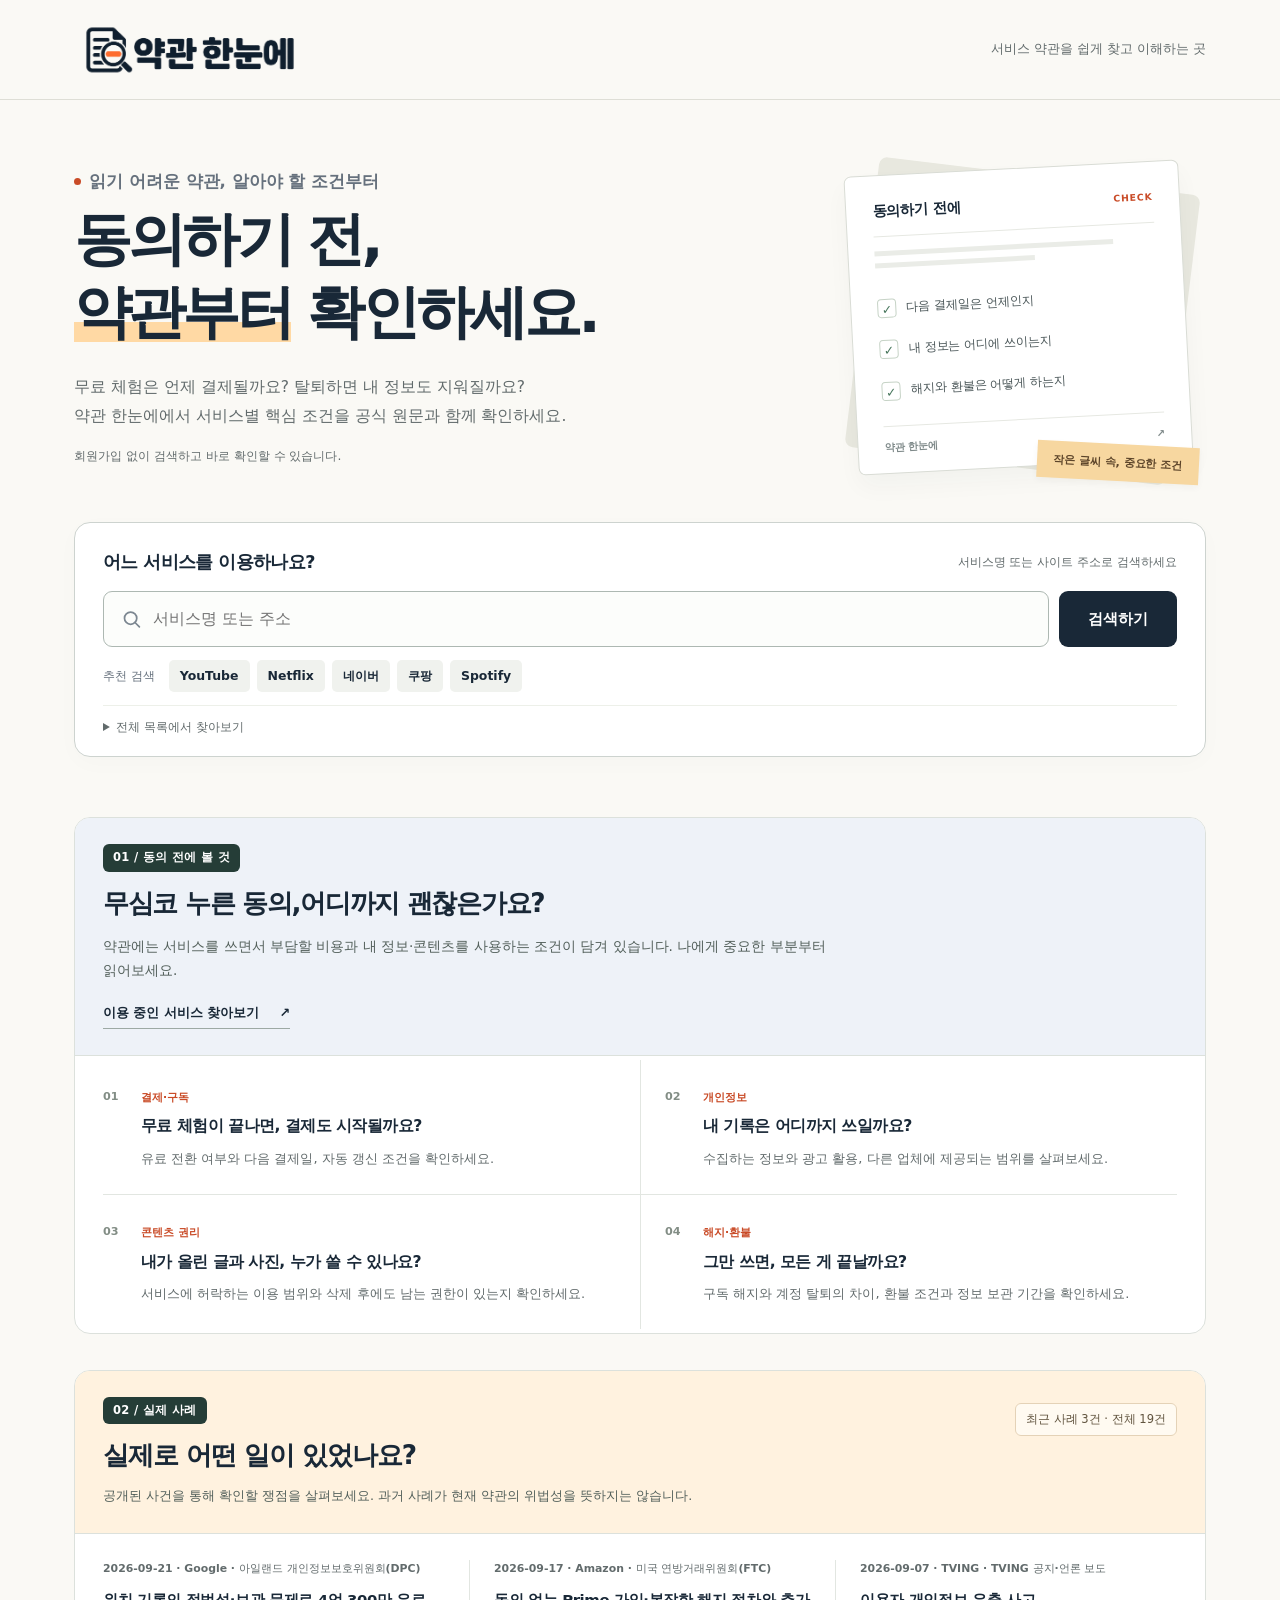
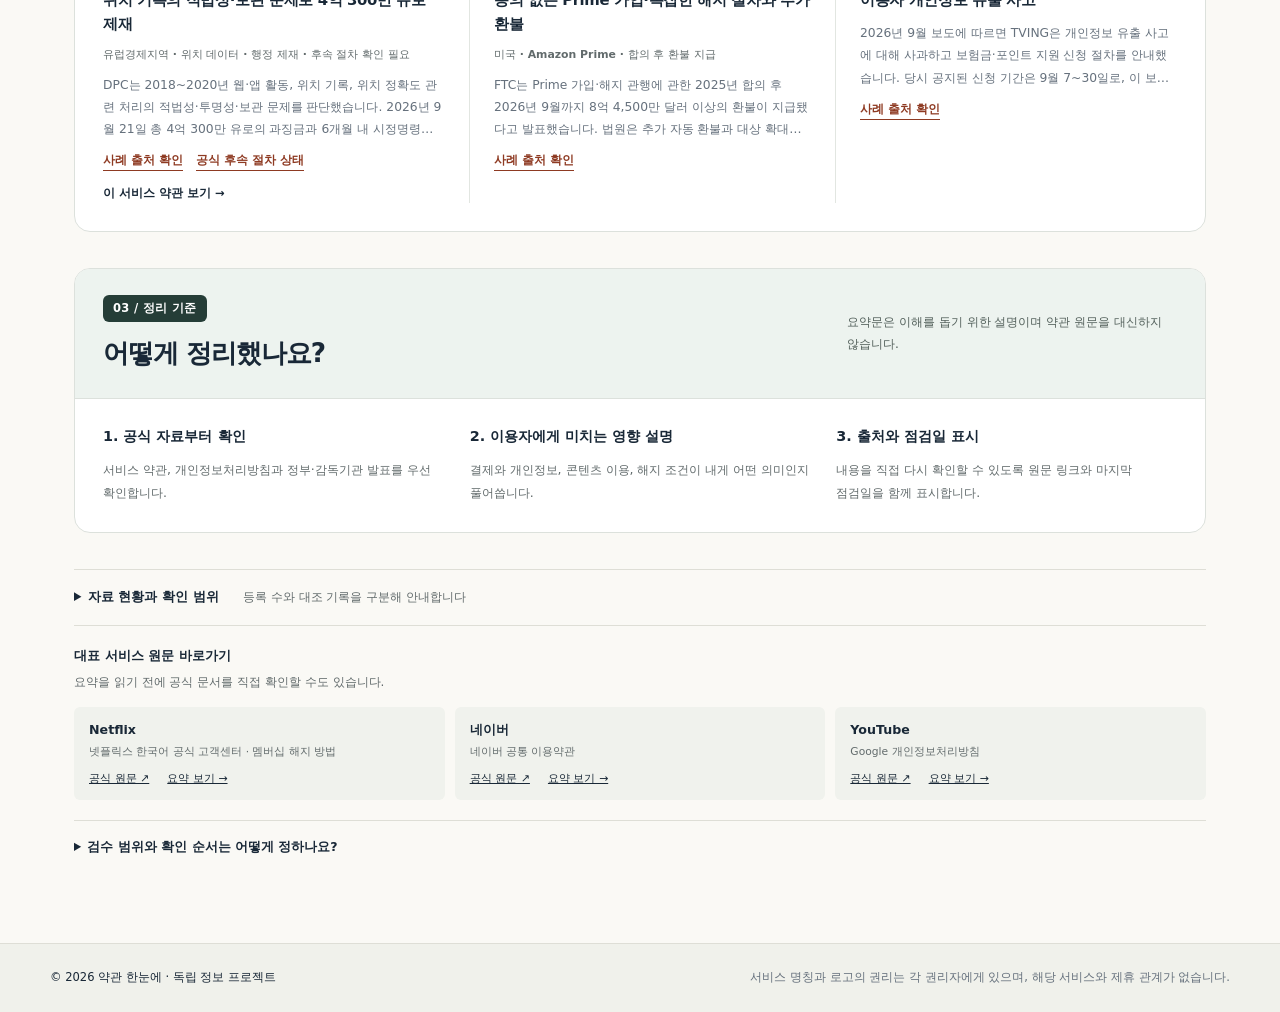
<file: index.html>
<!doctype html>
<html lang="ko" data-app-state="loading">
<head>
  <meta charset="utf-8">
  <meta name="viewport" content="width=device-width, initial-scale=1">
  <meta name="description" content="서비스 가입 전에 자동결제, 개인정보, 콘텐츠 권리, 환불과 해지 조건을 공식 문서 기준으로 확인하세요.">
  <title>약관 한눈에</title>
  <link rel="icon" type="image/svg+xml" href="assets/terms-icon.svg?v=20261021">
  <style>
    :root{--ink:#192837;--muted:#66717d;--line:#dfe4e8;--paper:#f4f6f7;--white:#fff;--accent:#ff6338;--accent-dark:#b93b17;--green:#16794d;--green-bg:#e7f5ed;--yellow:#946200;--yellow-bg:#fff2c7;--red:#b52828;--red-bg:#ffe4e2;--shadow:0 18px 50px rgba(25,40,55,.10)}
    *{box-sizing:border-box}html{scroll-behavior:auto}body{margin:0;background:var(--paper);color:var(--ink);font-family:Pretendard,"Noto Sans KR",system-ui,-apple-system,BlinkMacSystemFont,"Segoe UI",sans-serif;font-size:16px;line-height:1.55}
    button,input{font:inherit}button,a{touch-action:manipulation}.skip{position:absolute;left:-9999px}.skip:focus{left:16px;top:12px;z-index:20;background:#fff;padding:10px 14px;border-radius:8px}
    header{background:var(--ink);color:#fff}.nav{max-width:1180px;margin:auto;display:flex;align-items:center;justify-content:space-between;padding:18px 24px}.brand{display:flex;align-items:center;gap:11px;font-weight:850;font-size:1.14rem;letter-spacing:-.03em;background:transparent;border:0;color:#fff;padding:0;cursor:pointer}.logo{width:31px;height:36px;background:#fff;border-radius:5px;position:relative}.logo:after{content:"";position:absolute;left:7px;right:7px;top:10px;height:3px;background:var(--accent);box-shadow:0 7px 0 var(--accent),0 14px 0 var(--accent)}.nav-note{font-size:.88rem;color:#cfd7dd}
    .shell{max-width:1180px;margin:0 auto;padding:38px 24px 70px}.intro{display:grid;grid-template-columns:minmax(0,1.15fr) minmax(300px,.85fr);gap:34px;align-items:end;margin-bottom:32px}.eyebrow{margin:0 0 10px;color:var(--accent-dark);font-weight:800;font-size:.87rem;letter-spacing:.08em}.intro h1{font-size:clamp(2.3rem,5vw,4.6rem);line-height:1.03;letter-spacing:-.065em;margin:0;max-width:720px}.intro p{color:var(--muted);font-size:1.04rem;margin:0 0 8px;max-width:460px}.highlight{color:var(--accent)}
    .search-panel{background:#fff;border:1px solid var(--line);box-shadow:var(--shadow);border-radius:20px;padding:18px;margin-bottom:28px}.search-form{display:grid;grid-template-columns:1fr auto;gap:10px}.search-wrap{position:relative;z-index:5}.search-wrap>svg{position:absolute;left:18px;top:29px;transform:translateY(-50%);color:#7c8791}.search-input{width:100%;height:58px;border:2px solid var(--ink);border-radius:13px;padding:0 18px 0 49px;font-size:1.05rem;outline:none}.search-input:focus{border-color:var(--accent);box-shadow:0 0 0 4px rgba(255,99,56,.15)}.search-btn{height:58px;padding:0 28px;border:0;border-radius:13px;background:var(--accent);color:#fff;font-weight:800;cursor:pointer}.search-btn:hover{background:var(--accent-dark)}.quick{display:flex;align-items:center;gap:8px;flex-wrap:wrap;margin-top:13px}.quick-label{font-size:.87rem;color:var(--muted);margin-right:2px}.chip{border:1px solid var(--line);background:#fff;color:var(--ink);padding:7px 12px;border-radius:999px;cursor:pointer;font-weight:700;font-size:.9rem}.chip:hover,.chip.active{border-color:var(--ink);background:var(--ink);color:#fff}.recent-row{padding-top:12px;margin-top:12px;border-top:1px solid var(--line)}.recent-row .chip{background:#f4f6f7;font-weight:650}#recentList{display:contents}.suggestions{position:absolute;left:0;right:0;top:66px;background:#fff;border:1px solid var(--line);border-radius:14px;box-shadow:0 18px 45px rgba(25,40,55,.18);padding:7px;max-height:360px;overflow:auto}.suggestion{width:100%;border:0;background:#fff;border-radius:9px;padding:11px 12px;display:flex;justify-content:space-between;align-items:center;gap:14px;text-align:left;cursor:pointer;color:var(--ink)}.suggestion:hover,.suggestion.active{background:#f1f4f5}.suggestion strong{font-size:.95rem}.suggestion span{font-size:.8rem;color:var(--muted)}.search-error{margin:12px 2px 0;color:var(--red);font-size:.9rem;font-weight:750}
    .home-stats{display:grid;grid-template-columns:repeat(3,1fr);gap:10px;margin-bottom:18px}.stat{background:#fff;border:1px solid var(--line);border-radius:14px;padding:14px 16px}.stat strong{display:block;font-size:1.08rem;line-height:1.25}.stat span{display:block;margin-top:3px;color:var(--muted);font-size:.82rem}.home-grid{display:grid;grid-template-columns:minmax(0,1.35fr) minmax(280px,.65fr);gap:18px}.home-panel{border-radius:18px;padding:22px}.latest-panel{background:var(--ink);color:#fff}.home-panel-head{display:flex;justify-content:space-between;gap:14px;align-items:end;margin-bottom:15px}.home-kicker{margin:0 0 4px;color:#ffae94;font-size:.76rem;font-weight:850;letter-spacing:.08em}.home-panel h2{margin:0;font-size:1.28rem;letter-spacing:-.025em}.home-panel-head>span{color:#bfcbd3;font-size:.78rem}.home-cases{display:grid;grid-template-columns:1fr 1fr;gap:10px}.home-case{background:#fff;color:var(--ink);border-radius:13px;padding:15px}.home-case-meta{margin:0 0 5px;color:var(--muted);font-size:.76rem;font-weight:800}.home-case-title{margin:0;font-size:.95rem;font-weight:850}.home-case-link{display:inline-block;margin-top:9px;color:var(--accent-dark);font-size:.78rem;font-weight:850;text-decoration:none;border-bottom:1px solid currentColor}.why-panel{background:#fff;border:1px solid var(--line)}.why-intro{color:var(--muted);font-size:.9rem;margin:7px 0 16px}.why-list{display:grid;gap:12px}.why-item{border-top:1px solid var(--line);padding-top:12px}.why-item:first-child{border-top:0;padding-top:0}.why-num{display:inline-grid;place-items:center;width:25px;height:25px;border-radius:8px;background:var(--accent);color:#fff;font-size:.78rem;font-weight:900;margin-right:7px}.why-item strong{font-size:.93rem}.why-item p{color:var(--muted);font-size:.84rem;margin:4px 0 0 34px}.method-panel{margin-top:18px;background:#fff;border:1px solid var(--line);border-radius:18px;padding:22px}.method-head{display:flex;justify-content:space-between;align-items:end;gap:18px;margin-bottom:15px}.method-head h2{margin:0;font-size:1.28rem}.method-head p{margin:0;color:var(--muted);font-size:.82rem}.method-grid{display:grid;grid-template-columns:repeat(3,1fr);gap:10px}.method-item{background:#f6f8f9;border-radius:12px;padding:15px}.method-item strong{display:block;font-size:.9rem;margin-bottom:5px}.method-item p{margin:0;color:var(--muted);font-size:.83rem}
    .home-case-text{margin:5px 0 0;color:var(--muted);font-size:.82rem}.why-panel .home-kicker,.method-panel .home-kicker{color:var(--accent-dark)}
    .statusline{display:flex;justify-content:space-between;align-items:center;gap:16px;margin:28px 0 15px}.service-id{display:flex;align-items:center;gap:13px}.service-mark{width:47px;height:47px;border:1px solid var(--line);border-radius:13px;display:grid;place-items:center;background:#fff;color:var(--ink);font-weight:900;font-size:1.03rem;overflow:hidden}.service-mark img{width:31px;height:31px;object-fit:contain}.service-mark .mark-fallback{display:none}.service-mark.logo-failed{background:var(--ink);color:#fff;border-color:var(--ink)}.service-mark.logo-failed img{display:none}.service-mark.logo-failed .mark-fallback{display:block}.service-id h2{margin:0;font-size:1.55rem;letter-spacing:-.035em}.service-id p{margin:1px 0 0;color:var(--muted);font-size:.88rem}.overall{display:flex;align-items:center;gap:8px;color:var(--red);background:var(--red-bg);border-radius:999px;padding:8px 13px;font-size:.88rem;font-weight:800}.overall.preliminary{color:var(--yellow);background:var(--yellow-bg)}.dot{width:8px;height:8px;border-radius:50%;background:currentColor}
    .content{display:grid;grid-template-columns:235px minmax(0,1fr);gap:20px}.sidebar{background:var(--ink);color:#fff;border-radius:18px;padding:20px;height:max-content;position:sticky;top:18px}.sidebar h3{font-size:.84rem;color:#aebbc5;text-transform:uppercase;letter-spacing:.08em;margin:0 0 12px}.filter{width:100%;display:flex;justify-content:space-between;align-items:center;border:0;background:transparent;color:#dbe3e8;border-radius:9px;padding:10px 11px;cursor:pointer;text-align:left}.filter:hover,.filter.active{background:#2a3c4d;color:#fff}.count{font-size:.8rem;color:#9dabb5}.filter.active .count{color:#fff}.legend{border-top:1px solid #3c4d5d;margin-top:16px;padding-top:16px}.legend p{font-size:.77rem;color:#bdc8cf;margin:8px 0;display:flex;align-items:center;gap:8px}.legend .dot{width:7px;height:7px}.results{display:grid;gap:12px}.card{background:#fff;border:1px solid var(--line);border-radius:16px;overflow:hidden;transition:.2s ease}.card:hover{border-color:#c7ced4;transform:translateY(-1px)}.card-head{display:grid;grid-template-columns:auto 1fr auto;gap:14px;align-items:start;padding:20px;width:100%;border:0;background:#fff;color:inherit;text-align:left;cursor:pointer}.icon{width:41px;height:41px;border-radius:12px;background:#eef1f3;display:grid;place-items:center;font-size:1.25rem}.card-title{display:flex;align-items:center;gap:10px;flex-wrap:wrap}.card h3{font-size:1.08rem;margin:0}.badge{border-radius:999px;padding:4px 9px;font-size:.75rem;font-weight:850;white-space:nowrap}.risk-mid{color:var(--yellow);background:var(--yellow-bg)}.risk-high{color:var(--red);background:var(--red-bg)}.summary{margin:6px 0 0;color:var(--muted);font-size:.93rem}.chev{font-size:1.25rem;transition:.2s}.card.open .chev{transform:rotate(180deg)}.detail{display:none;border-top:1px solid var(--line);padding:20px;background:#fbfcfc}.card.open .detail{display:block}.detail-grid{display:grid;grid-template-columns:1fr 1fr;gap:12px}.detail-box{border:1px solid var(--line);border-radius:12px;padding:15px;background:#fff}.detail-label{font-size:.77rem;font-weight:850;letter-spacing:.04em;color:var(--muted);margin:0 0 7px}.detail-box p{margin:0;font-size:.92rem}.warning{border-color:#ffd3c5;background:#fff8f5}.action{border-color:#c8ddd3;background:#f2faf6}.source-row{display:flex;justify-content:space-between;align-items:center;gap:12px;margin-top:15px;color:var(--muted);font-size:.8rem}.source-note strong{display:block;color:var(--ink);font-size:.78rem}.source-link{color:var(--ink);font-weight:800;text-decoration:none;border-bottom:1px solid var(--ink)}.source-pending{color:var(--muted);font-weight:800}
    .incident-panel{margin-top:18px;background:var(--ink);color:#fff;border-radius:18px;padding:22px}.incident-head{display:flex;justify-content:space-between;gap:16px;align-items:flex-start;margin-bottom:14px}.incident-kicker{color:#ffae94;font-size:.76rem;font-weight:850;letter-spacing:.08em;margin:0 0 4px}.incident-head h3{font-size:1.18rem;margin:0}.incident-count{background:#2a3c4d;color:#dbe3e8;border-radius:999px;padding:5px 10px;font-size:.76rem;font-weight:800}.incident-list{display:grid;gap:10px}.incident-item{background:#fff;color:var(--ink);border-radius:13px;padding:16px}.incident-item.incident-extra{display:none}.incident-list.expanded .incident-extra{display:block}.incident-meta{color:var(--muted);font-size:.78rem;font-weight:800;margin:0 0 5px}.incident-title{font-weight:850;margin:0 0 5px}.incident-text{font-size:.9rem;margin:0}.incident-link{display:inline-block;margin-top:9px;color:var(--accent-dark);font-size:.8rem;font-weight:850;text-decoration:none;border-bottom:1px solid currentColor}.incident-more{width:100%;border:1px solid #536474;background:#243646;color:#fff;border-radius:11px;padding:11px 14px;font-weight:850;cursor:pointer}.incident-more:hover{background:#30475a}.incident-empty{border:1px dashed #536474;border-radius:12px;padding:18px;color:#cbd4da}.incident-empty strong{display:block;color:#fff;margin-bottom:4px}.incident-empty p{margin:0;font-size:.88rem}
    .empty{display:none;background:#fff;border:1px dashed #aab3ba;border-radius:16px;padding:42px 24px;text-align:center}.empty h3{margin:0 0 6px}.empty p{margin:0;color:var(--muted)}.notice{margin-top:24px;border-left:4px solid var(--accent);padding:13px 16px;background:#fff;color:var(--muted);font-size:.84rem}.notice strong{color:var(--ink)}
    footer{border-top:1px solid var(--line);padding:23px 24px;color:var(--muted);font-size:.82rem}.footer-inner{max-width:1180px;margin:auto;display:flex;justify-content:space-between;gap:16px}.hidden{display:none!important}
    @media(max-width:800px){.nav-note{display:none}.shell{padding:28px 16px 50px}.intro{grid-template-columns:1fr;gap:14px}.intro h1{font-size:2.65rem}.search-form{grid-template-columns:1fr}.search-btn{width:100%}.home-stats,.method-grid{grid-template-columns:1fr}.stat{padding:12px}.home-grid,.home-cases{grid-template-columns:1fr}.method-head{align-items:flex-start;flex-direction:column;gap:4px}.statusline{align-items:flex-start}.overall{font-size:.76rem}.content{grid-template-columns:1fr}.sidebar{position:static;display:flex;gap:7px;overflow:auto;padding:10px;border-radius:13px}.sidebar h3,.legend{display:none}.filter{width:auto;white-space:nowrap;background:#2a3c4d;padding:9px 12px}.filter .count{display:none}.detail-grid{grid-template-columns:1fr}.source-row,.footer-inner{align-items:flex-start;flex-direction:column}.card-head{grid-template-columns:auto 1fr;}.chev{display:none}}
  
    select{font:inherit}.intro h1{font-size:clamp(2.2rem,4.5vw,3.7rem);line-height:1.17}.no-signup{display:block;margin-top:13px;color:var(--ink);font-size:.9rem}.catalog-picker{margin-top:18px;padding-top:16px;border-top:1px solid var(--line)}.catalog-picker label{display:block;font-weight:800;font-size:.9rem;margin-bottom:7px}.catalog-picker select{width:100%;padding:12px;border:1px solid #aebbc5;border-radius:10px;background:white;color:var(--ink)}.catalog-picker p{font-size:.79rem;color:var(--muted);margin:8px 0 0}.statusline{background:white;border:1px solid var(--line);border-left:7px solid var(--service-color);border-radius:16px;padding:24px;align-items:center}.service-mark{width:72px;height:72px;flex-shrink:0;border-radius:18px}.service-mark img{width:48px;height:48px}.service-id h2{font-size:2.1rem;line-height:1.2;margin:4px 0}.service-id .service-eyebrow{font-size:.73rem;font-weight:800;color:var(--service-color)}.service-scope{color:var(--muted);font-size:.89rem;margin:0 4px 16px}.document-links{display:flex;flex-wrap:wrap;gap:10px;margin-bottom:20px}.document-links a{background:white;border:1px solid var(--line);border-radius:10px;padding:10px 14px;color:var(--ink);font-size:.85rem;font-weight:750;text-decoration:none}.document-links small{display:block;font-size:.7rem;font-weight:400;color:var(--muted);margin-top:3px}.pending-note{margin-top:14px!important;font-size:.83rem}.notice{margin-bottom:18px}.search-btn:focus-visible,button:focus-visible,select:focus-visible,a:focus-visible{outline:3px solid #ff6338;outline-offset:3px}
    @media(max-width:800px){.statusline{flex-direction:column;align-items:flex-start;padding:18px;gap:14px}.service-id h2{font-size:1.8rem;overflow-wrap:anywhere}.service-mark{width:60px;height:60px}.service-mark img{width:40px;height:40px}.intro h1{font-size:2.35rem}.service-id{min-width:0}.document-links a{max-width:100%;overflow-wrap:anywhere}}
  .search-feedback{margin-top:16px;padding:12px 14px;background:#f2f6fa;border-radius:10px;font-size:.9rem;display:flex;flex-wrap:wrap;gap:8px 16px;align-items:center}.search-feedback[hidden],.search-empty[hidden]{display:none}.search-feedback button{border:0;background:none;color:#1557a0;text-decoration:underline;cursor:pointer;padding:0;font-size:.88rem;overflow-wrap:anywhere}.search-empty{margin-top:16px;padding:20px;border:1px solid var(--line);border-radius:12px;background:#fafbfc;overflow-wrap:anywhere}.search-empty h3{margin:0 0 8px;font-size:1.05rem}.search-empty p{color:var(--muted);font-size:.9rem}.request-link{display:inline-block;background:var(--ink);color:white;border-radius:9px;padding:10px 14px;text-decoration:none;font-weight:700}.request-link[hidden]{display:none}.request-note{font-size:.78rem!important}.search-feedback button:focus-visible,.request-link:focus-visible{outline:3px solid var(--accent);outline-offset:4px}
  .home-case-extra{display:none}.home-cases.expanded .home-case-extra{display:block}.home-case-more{grid-column:1/-1}.home-case-service{display:block;background:transparent;border:0;padding:0;margin-top:10px;text-align:left;color:var(--accent-dark);font-weight:800;cursor:pointer}.home-case-link+.home-case-link,.incident-link+.incident-link{margin-left:8px}
  
    .home-grid{display:block;margin:22px 0}.why-panel{margin-bottom:22px;padding:32px;background:#fff6ed;border:1px solid #f0d6c3}.why-panel h2{font-size:2rem;letter-spacing:-.04em}.why-intro{font-size:1rem;max-width:720px;margin:12px 0 26px}.why-list{grid-template-columns:repeat(3,minmax(0,1fr));gap:16px}.why-item,.why-item:first-child{border:1px solid #efdfd0;border-radius:14px;background:#fff;padding:22px}.why-item strong{font-size:1.06rem}.why-item p{font-size:.9rem;line-height:1.75;margin:12px 0 0}.why-num{width:29px;height:29px}.latest-panel{background:#fff;color:var(--ink);border:1px solid var(--line);padding:22px}.latest-panel h2{font-size:1.18rem}.latest-panel .home-kicker{color:var(--muted)}.latest-panel .home-panel-head>span{color:var(--muted)}.home-cases{grid-template-columns:repeat(3,minmax(0,1fr));gap:18px}.home-case{padding:0;border-radius:0;background:transparent}.home-case-title{font-size:.91rem}.home-case-meta{font-size:.72rem}.home-case-text{display:-webkit-box;-webkit-box-orient:vertical;-webkit-line-clamp:3;overflow:hidden;font-size:.8rem}.home-case-service{font-size:.8rem}.home-stats{margin-top:22px}
    @media(max-width:800px){.why-panel{padding:24px 20px}.why-panel h2{font-size:1.65rem}.why-list,.home-cases{grid-template-columns:1fr}.why-item,.why-item:first-child{padding:18px}.home-panel-head{align-items:flex-start;flex-direction:column;gap:8px}.home-case+.home-case{border-top:1px solid var(--line);padding-top:16px}}
   .evidence-panel{background:#f5f7fa;border:1px solid var(--line);border-radius:10px;padding:16px;margin-bottom:16px;font-size:.86rem;line-height:1.7}.evidence-panel p{margin:6px 0}.review-state{font-weight:750} .preview-panel{margin-top:24px}.preview-panel h2{font-size:1.3rem;margin:0}.preview-intro{color:var(--muted);font-size:.87rem}.preview-grid{display:grid;grid-template-columns:repeat(3,minmax(0,1fr));gap:14px}.preview-card{background:#fff;border:1px solid var(--line);border-radius:14px;padding:20px}.preview-card h3{font-size:1rem;margin:8px 0}.preview-card p{font-size:.86rem;line-height:1.7}.preview-card small{display:block;color:var(--muted);font-size:.76rem}.preview-card a,.preview-card button,.report-open{display:block;margin-top:12px;color:var(--accent-dark);font-weight:750;font-size:.8rem}.preview-card button,.report-open{background:none;border:0;padding:0;text-align:left;cursor:pointer}.review-details,.editorial-policy{border:1px solid var(--line);border-radius:10px;padding:14px;margin-top:16px;font-size:.85rem;background:#fff}.review-details summary,.editorial-policy summary{cursor:pointer;font-weight:800}.review-details dt{font-weight:800;margin-top:10px}.review-details dd{margin:4px 0;color:var(--muted)}.editorial-policy p{line-height:1.8}.journey{display:flex;align-items:center;gap:10px;flex-wrap:wrap;margin:16px 0}.journey button,#browseCatalog{border:1px solid var(--line);background:#fff;border-radius:8px;padding:9px 12px;cursor:pointer}.journey span{font-size:.86rem;font-weight:750}#reportText{width:100%;box-sizing:border-box;font:inherit;padding:14px;border:1px solid var(--line);border-radius:10px}#reportComposer[hidden]{display:none}
    @media(max-width:800px){.preview-grid{grid-template-columns:1fr}}
      .search-btn,.why-num{background:var(--accent-dark)}.highlight{color:var(--accent-dark)}
      [hidden]{display:none!important}.catalog-picker summary{cursor:pointer;font-weight:750}.journey button[aria-pressed="true"]{background:var(--ink);color:#fff}#dataLoadStatus{font-size:.85rem;color:var(--muted)}
      .detail-grid.single{grid-template-columns:1fr}
  </style>
  <link rel="stylesheet" href="home.css?v=20261023sections01">
  <style>
    .brand{display:block;flex:0 0 auto;line-height:0;border-radius:4px}
    .brand-image{display:block;width:232px;max-width:100%;height:auto}
    .nav{gap:20px;padding-top:8px;padding-bottom:8px}
    @media(max-width:640px){.brand-image{width:196px}.nav{padding-top:7px;padding-bottom:7px}}

    /* One reading surface: a clause appears once, with evidence on demand. */
    #results:empty{display:none!important}
    #resultSection .content{display:block}#resultSection .sidebar{position:static;display:flex;align-items:center;gap:7px;flex-wrap:wrap;background:none;color:var(--ink);padding:0;margin:0 0 18px;border-radius:0;overflow:visible}#resultSection .sidebar h3{display:none}#resultSection .filter{width:auto;gap:9px;padding:8px 13px;border:1px solid var(--line);border-radius:999px;color:var(--ink);background:transparent;font-size:.88rem}#resultSection .filter.active{background:var(--ink);border-color:var(--ink);color:#fff}#resultSection .filter .count{display:inline;color:inherit;opacity:.65}
    #results{display:block!important;background:#fff;border:1px solid var(--line);border-radius:14px;overflow:hidden}.term-row{padding:26px 28px;background:#fff}.term-row+.term-row{border-top:1px solid var(--line)}.term-heading{display:flex;align-items:flex-start;gap:16px;background:none;color:var(--ink)}.term-number{color:#81909b;font-size:.95rem;font-weight:650;line-height:1.8;min-width:24px}.term-category{margin:0 0 5px;color:var(--muted);font-size:.78rem;font-weight:700}.term-heading h3{margin:0;font-size:1.13rem;line-height:1.55;letter-spacing:-.025em;overflow-wrap:anywhere}.term-body{padding-left:40px;max-width:940px}.term-copy{margin:12px 0;color:var(--ink);font-size:.97rem;line-height:1.85;overflow-wrap:anywhere}.term-action{margin:10px 0 14px;color:#365243;font-size:.9rem;line-height:1.8;overflow-wrap:anywhere}.term-action strong{margin-right:7px}.term-status{font-size:.75rem;color:var(--muted);margin:12px 0 8px;line-height:1.7}.term-status.needs-check{color:#9b5127}.source-fold>summary{display:inline-flex;align-items:center;gap:8px;font-size:.82rem;font-weight:700;color:var(--ink);cursor:pointer;padding:5px 0;list-style:none}.source-fold>summary:before{content:'+';font-size:1rem}.source-fold[open]>summary:before{content:'−'}.source-fold>summary::-webkit-details-marker{display:none}.source-body{margin-top:12px;padding:18px 0 0;border-top:1px dashed var(--line);font-size:.84rem;line-height:1.8}.source-body .evidence-panel{border:0;background:none;padding:0;margin:20px 0}.source-body h4{margin:20px 0 9px;font-size:.9rem}.source-body blockquote{margin:12px 0;border-left:3px solid #b7c1ca;padding:6px 14px;color:#495865;background:#f8f9fa}.review-record dl{display:grid;grid-template-columns:135px minmax(0,1fr);gap:9px 16px;margin:0}.review-record dt{font-weight:700}.review-record dd{margin:0;color:var(--muted);overflow-wrap:anywhere}.review-record>p,.source-comparison{font-size:.77rem;color:var(--muted)}.source-body .source-link{display:inline-block;font-size:.84rem}.sr-only{position:absolute;width:1px;height:1px;padding:0;margin:-1px;overflow:hidden;clip:rect(0,0,0,0);white-space:nowrap;border:0}
    #resultSection .document-links{gap:8px 18px}#resultSection .document-links a{border:0;border-radius:0;padding:0;background:none;font-size:.78rem;text-decoration:underline;text-underline-offset:3px}#resultSection .document-links small{display:none}#serviceReport{font-size:.78rem;margin:0 0 18px}.journey{margin:18px 0 12px}#journeyNote{border:0;background:none;margin:0 0 20px;padding:0;font-size:.83rem}#resultSection .service-scope{font-size:.8rem;margin-bottom:12px}
    @media(max-width:800px){.term-row{padding:21px 17px}.term-heading{gap:9px}.term-number{min-width:20px;font-size:.83rem}.term-heading h3{font-size:1.03rem}.term-body{padding-left:0}.term-copy{font-size:.94rem}.term-action{font-size:.87rem}.review-record dl{grid-template-columns:1fr;gap:4px}.review-record dd{margin-bottom:10px}#resultSection .sidebar{gap:6px}#resultSection .filter{font-size:.8rem;padding:7px 10px}}

    #resultSection .statusline{border:0;border-radius:0;background:none;padding:0;margin:22px 0 12px}#resultSection .service-mark{width:54px;height:54px;border-radius:12px}#resultSection .service-mark img{width:36px;height:36px}#resultSection .service-id h2{font-size:1.8rem}#resultSection .service-eyebrow{display:none}.service-tools{display:flex;align-items:baseline;gap:22px;margin:0 0 18px}.service-documents{min-width:0}.service-documents>summary{font-size:.78rem;color:var(--muted);cursor:pointer;padding:3px 0}.service-documents .document-links{margin:10px 0 0;max-width:850px}.service-tools #serviceReport{margin:0;color:var(--muted);font-weight:600;white-space:nowrap}.term-heading{border:0;padding:0}@media(max-width:800px){#resultSection .statusline{flex-direction:row;align-items:center}.service-tools{flex-wrap:wrap;gap:8px 18px}.service-documents .document-links{flex-direction:column;align-items:flex-start}}
    #results .term-action{margin:16px 0;padding:14px 18px;border-left:4px solid #df712d;background:#fff4e5;color:#192837;font-size:1.04rem;font-weight:750;line-height:1.75}#results .term-action strong{display:block;margin:0 0 5px;color:#a03d14;font-size:.8rem;font-weight:850;letter-spacing:.025em}@media(max-width:800px){#results .term-action{padding:13px 14px;font-size:1rem}}

    .search-options>summary{display:none}.category-picker{margin:0 0 16px}.category-picker>summary{display:inline-flex;align-items:center;gap:12px;cursor:pointer;color:var(--muted);font-size:.82rem;padding:7px 0;list-style:none}.category-picker>summary:after{content:'⌄';margin-left:3px}.category-picker>summary::-webkit-details-marker{display:none}.category-picker>summary span{color:var(--ink);font-weight:750}#resultSection .category-picker .sidebar{margin:8px 0 4px}
    html[data-app-state="result"] .shell{max-width:1040px;padding-top:24px}html[data-app-state="result"] .search-panel{padding:10px 12px;margin:0 0 26px;box-shadow:none;border-radius:10px}html[data-app-state="result"] .search-heading{display:none}html[data-app-state="result"] .search-input{height:44px;font-size:.92rem;border:0;background:#f4f5f5;border-radius:6px;padding-left:42px}html[data-app-state="result"] .search-wrap>svg{top:22px;left:13px;width:18px;height:18px}html[data-app-state="result"] .search-btn{height:44px;border-radius:6px;padding:0 22px;font-size:.88rem}html[data-app-state="result"] .search-form{grid-template-columns:minmax(0,1fr) auto}html[data-app-state="result"] .search-options>summary{display:block;cursor:pointer;font-size:.72rem;color:var(--muted);padding:7px 3px 0}html[data-app-state="result"] .search-options[open]>summary{margin-bottom:10px}html[data-app-state="result"] .suggestions{top:51px}
    #resultSection .statusline{margin-top:0}#resultSection .service-id h2{font-size:2rem;letter-spacing:-.04em}#resultSection .service-scope{font-size:.76rem;margin:0 0 8px}#resultSection .service-tools{margin:0 0 24px}#resultSection .journey{gap:7px;margin:0 0 9px}#resultSection .journey>span{font-size:.76rem;color:var(--muted);font-weight:500;margin-right:4px}#resultSection .journey button{font-size:.82rem;padding:7px 12px;border-radius:7px}#resultSection #journeyNote{font-size:.76rem;margin-bottom:7px}
    #results{border:0;border-radius:0;background:none;overflow:visible}.term-row{padding:27px 28px;background:#fff}.term-row:first-child{border-radius:12px 12px 0 0}.term-row:last-child{border-radius:0 0 12px 12px}.term-row:only-child{border-radius:12px}.term-heading{gap:16px}.term-number{font-size:.78rem;color:#8b98a3;padding-top:2px;min-width:20px}.term-category{font-size:.72rem;margin-bottom:7px;font-weight:600}.term-heading h3{font-size:1.2rem;line-height:1.5;letter-spacing:-.035em;font-weight:800}.term-body{padding-left:36px;max-width:850px}#results .term-action{margin:15px 0 10px;padding:12px 15px;background:#fff6ea;border-left:3px solid #d87432;font-size:1.02rem;font-weight:750;line-height:1.7;border-radius:0 6px 6px 0}#results .term-action strong{font-size:.72rem;letter-spacing:0;margin-bottom:3px}.term-copy{font-size:.9rem;line-height:1.8;color:#5b6772;margin:9px 0 12px;word-break:keep-all;overflow-wrap:anywhere}.term-status{font-size:.7rem;color:#77828c;margin:10px 0 4px}.source-fold>summary{font-size:.76rem;font-weight:650;color:#53616d}.source-fold>summary:before{font-size:.9rem}.full-condition{margin:0 0 18px}.full-condition p{font-size:.9rem;line-height:1.85;word-break:keep-all;overflow-wrap:anywhere}.source-body{padding-top:3px}
    @media(max-width:800px){html[data-app-state="result"] .shell{padding:18px 16px 40px}html[data-app-state="result"] .search-btn{padding:0 15px}#resultSection .service-id h2{font-size:1.7rem}.term-row{padding:23px 19px}.term-heading{gap:10px}.term-body{padding-left:0}.term-heading h3{font-size:1.1rem}.term-copy{font-size:.9rem}#results .term-action{font-size:.98rem}#resultSection .journey>span{width:100%;margin-bottom:1px}#resultSection .category-picker .sidebar{gap:6px}}

    html[data-app-state="result"] body>header .nav{padding-top:6px;padding-bottom:6px}html[data-app-state="result"] .brand-image{width:160px}html[data-app-state="result"] .shell{padding-top:16px}html[data-app-state="result"] #serviceSearch{display:grid;grid-template-columns:minmax(0,1fr) auto;gap:0 16px;align-items:start;margin:0 0 22px;padding:10px 12px}html[data-app-state="result"] #searchForm{grid-column:1;grid-row:1}html[data-app-state="result"] #searchOptions{grid-column:2;grid-row:1}html[data-app-state="result"] #searchOptions>summary{display:flex;align-items:center;height:44px;padding:0 3px;white-space:nowrap}html[data-app-state="result"] #searchOptions[open]{grid-column:1/-1;grid-row:2}html[data-app-state="result"] #searchOptions[open]>summary{height:28px;margin:4px 0 8px}html[data-app-state="result"] #serviceSearch:has(#searchOptions[open]) #searchForm{grid-column:1/-1}html[data-app-state="result"] .search-feedback{grid-column:1/-1}
    html[data-app-state="result"] #resultSection #serviceScope{display:inline-block;margin:0 18px 12px 0}html[data-app-state="result"] #resultSection .service-tools{display:inline-flex;vertical-align:baseline;margin:0 0 12px}#resultSection .category-picker{margin-bottom:12px}.category-picker>summary{padding-top:4px;padding-bottom:4px}.term-row{padding-top:24px;padding-bottom:24px}
    @media(max-width:800px){html[data-app-state="result"] .brand-image{width:148px}html[data-app-state="result"] #serviceSearch{display:block;margin-bottom:20px}html[data-app-state="result"] #searchOptions>summary{height:24px;padding-top:4px;display:block}html[data-app-state="result"] #resultSection #serviceScope{display:block;margin-bottom:6px}html[data-app-state="result"] #resultSection .service-tools{display:flex;margin-bottom:17px}}
    html[data-app-state="result"] #searchOptions>summary:after{content:'⌄';margin-left:7px}html[data-app-state="result"] #searchOptions[open]>summary:after{content:'⌃'}
  </style>
</head>
<body>
  <a class="skip" href="#main">본문 바로가기</a>
  <header><div class="nav"><button class="brand" id="homeButton" type="button" aria-label="약관 한눈에 홈으로"><img class="brand-image" src="assets/terms-logo.png" alt="약관 한눈에" width="2103" height="748" decoding="async" fetchpriority="high"></button><div class="nav-note" id="navNote">서비스와 핵심 항목을 불러오는 중</div></div></header>
  <main id="main" class="shell">
    <section class="intro" aria-labelledby="page-title">
      <div class="intro-copy"><p class="eyebrow"><span></span> 읽기 어려운 약관, 알아야 할 조건부터</p><h1 id="page-title">동의하기 전,<br><span class="highlight">약관부터</span> 확인하세요.</h1><p class="intro-description">무료 체험은 언제 결제될까요? 탈퇴하면 내 정보도 지워질까요?<br> 약관 한눈에에서 서비스별 핵심 조건을 공식 원문과 함께 확인하세요.</p><p class="intro-access">회원가입 없이 검색하고 바로 확인할 수 있습니다.</p></div>
      <div class="terms-illustration" aria-hidden="true"><div class="paper-back"></div><div class="terms-paper"><div class="paper-top"><span>동의하기 전에</span><span>CHECK</span></div><div class="paper-line long"></div><div class="paper-line short"></div><div class="paper-check"><i>✓</i><span>다음 결제일은 언제인지</span></div><div class="paper-check"><i>✓</i><span>내 정보는 어디에 쓰이는지</span></div><div class="paper-check"><i>✓</i><span>해지와 환불은 어떻게 하는지</span></div><div class="paper-bottom">약관 한눈에 <span>↗</span></div></div><span class="paper-tab">작은 글씨 속, 중요한 조건</span></div>
    </section>

    <p id="dataLoadStatus" role="status">검색 자료를 준비하고 있습니다.</p><div id="dataLoadError" class="notice" role="alert" hidden><p id="loadFailureText"></p><details><summary>오류 정보</summary><p id="loadFailureDetail"></p></details><button type="button" onclick="location.reload()">자료 다시 불러오기</button></div><noscript><p class="notice">검색과 필터에는 JavaScript가 필요합니다. 아래 ‘대표 서비스 원문 바로가기’에서 공식 문서를 확인할 수 있습니다.</p></noscript>
    <section class="search-panel" id="serviceSearch" aria-label="서비스 검색" aria-busy="true"><div class="search-heading"><h2>어느 서비스를 이용하나요?</h2><span>서비스명 또는 사이트 주소로 검색하세요</span></div>
      <form class="search-form" id="searchForm">
        <div class="search-wrap">
          <svg width="21" height="21" viewBox="0 0 24 24" fill="none" aria-hidden="true"><circle cx="11" cy="11" r="7" stroke="currentColor" stroke-width="2"/><path d="m16 16 5 5" stroke="currentColor" stroke-width="2" stroke-linecap="round"/></svg>
          <input class="search-input" id="searchInput" disabled type="search" autocomplete="off" placeholder="서비스명 또는 주소" maxlength="120" aria-label="서비스명 또는 사이트 주소" aria-controls="suggestions" aria-expanded="false">
          <div class="suggestions" id="suggestions" role="listbox" hidden></div>
        </div>
        <button class="search-btn" disabled type="submit">검색하기</button>
      </form>
      <details id="searchOptions" class="search-options" open><summary>최근 검색 · 전체 서비스</summary><div class="quick"><span class="quick-label">추천 검색</span><button class="chip" data-service="youtube" disabled>YouTube</button><button class="chip" data-service="netflix" disabled>Netflix</button><button class="chip" data-service="naver" disabled>네이버</button><button class="chip" data-service="coupang" disabled>쿠팡</button><button class="chip" data-service="spotify" disabled>Spotify</button></div>
      <div class="quick recent-row" id="recentRow" hidden><span class="quick-label">최근 검색</span><span id="recentList"></span></div>
      <details class="catalog-picker" id="catalogTools"><summary>전체 목록에서 찾아보기</summary><label for="serviceSelect">전체 서비스에서 선택</label><select id="serviceSelect" disabled><option value="">서비스 목록 불러오는 중</option></select><p>요약과 원문 링크가 준비된 서비스만 공개합니다. 확인한 범위와 대조일은 각 항목에서 확인하세요.</p></details></details>
      <div class="search-feedback" id="searchCorrection" role="status" hidden><span id="correctionText"></span><button type="button" id="originalSearchButton"></button></div>
      <div class="search-empty" id="searchError" role="status" hidden><h3 id="searchEmptyTitle">검색 안내</h3><p id="searchEmptyText"></p><a class="request-link" id="requestService" href="https://github.com/saltcho2/terms-at-a-glance/issues/new" target="_blank" rel="noopener">서비스 추가 요청하기 ↗</a><div id="searchAlternatives"></div><button type="button" id="browseCatalog">전체 서비스 목록 보기</button><p>요약이 준비되지 않은 서비스는 공개 목록에서 제외되어 있습니다.</p><p class="request-note" id="requestNote">요청 작성 화면에서 내용을 확인한 뒤 등록해 주세요. GitHub 로그인이 필요합니다.</p></div>
    </section>

    <section id="homeContent" aria-label="약관 한눈에 소개">
      <section id="homeWhy" class="home-panel why-panel" aria-labelledby="whyTitle"><div class="why-heading"><p class="section-index">01 / 동의 전에 볼 것</p><h2 id="whyTitle">무심코 누른 동의,<br>어디까지 괜찮은가요?</h2><p class="why-intro">약관에는 서비스를 쓰면서 부담할 비용과 내 정보·콘텐츠를 사용하는 조건이 담겨 있습니다. 나에게 중요한 부분부터 읽어보세요.</p><a class="text-link" href="#serviceSearch">이용 중인 서비스 찾아보기 <span aria-hidden="true">↗</span></a></div><div class="why-list"><div class="why-item"><span class="why-num" aria-hidden="true">01</span><div><span class="topic-label">결제·구독</span><h3>무료 체험이 끝나면, 결제도 시작될까요?</h3><p>유료 전환 여부와 다음 결제일, 자동 갱신 조건을 확인하세요.</p></div></div><div class="why-item"><span class="why-num" aria-hidden="true">02</span><div><span class="topic-label">개인정보</span><h3>내 기록은 어디까지 쓰일까요?</h3><p>수집하는 정보와 광고 활용, 다른 업체에 제공되는 범위를 살펴보세요.</p></div></div><div class="why-item"><span class="why-num" aria-hidden="true">03</span><div><span class="topic-label">콘텐츠 권리</span><h3>내가 올린 글과 사진, 누가 쓸 수 있나요?</h3><p>서비스에 허락하는 이용 범위와 삭제 후에도 남는 권한이 있는지 확인하세요.</p></div></div><div class="why-item"><span class="why-num" aria-hidden="true">04</span><div><span class="topic-label">해지·환불</span><h3>그만 쓰면, 모든 게 끝날까요?</h3><p>구독 해지와 계정 탈퇴의 차이, 환불 조건과 정보 보관 기간을 확인하세요.</p></div></div></div></section>
      <div class="home-grid">
        <section class="home-panel latest-panel" aria-labelledby="latestTitle"><div class="home-panel-head"><div><p class="section-index">02 / 실제 사례</p><h2 id="latestTitle">실제로 어떤 일이 있었나요?</h2><p class="case-intro">공개된 사건을 통해 확인할 쟁점을 살펴보세요. 과거 사례가 현재 약관의 위법성을 뜻하지는 않습니다.</p></div><span id="homeCaseCaption">사례 자료를 준비하고 있습니다.</span></div><div class="home-cases" id="homeCases"></div></section>

      </div>
      <section class="method-panel" aria-labelledby="methodTitle"><div class="method-head"><div><p class="section-index">03 / 정리 기준</p><h2 id="methodTitle">어떻게 정리했나요?</h2></div><p>요약문은 이해를 돕기 위한 설명이며 약관 원문을 대신하지 않습니다.</p></div><div class="method-grid"><div class="method-item"><strong>1. 공식 자료부터 확인</strong><p>서비스 약관, 개인정보처리방침과 정부·감독기관 발표를 우선 확인합니다.</p></div><div class="method-item"><strong>2. 이용자에게 미치는 영향 설명</strong><p>결제와 개인정보, 콘텐츠 이용, 해지 조건이 내게 어떤 의미인지 풀어씁니다.</p></div><div class="method-item"><strong>3. 출처와 점검일 표시</strong><p>내용을 직접 다시 확인할 수 있도록 원문 링크와 마지막 점검일을 함께 표시합니다.</p></div></div></section>
      <details class="data-disclosure"><summary>자료 현황과 확인 범위 <span>등록 수와 대조 기록을 구분해 안내합니다</span></summary><div class="home-stats" id="homeStats"><div class="stat"><strong id="catalogTotal">자료 준비 중</strong><span>목록에 등록된 서비스</span></div><div class="stat"><strong id="summaryServiceStat">자료 준비 중</strong><span>1개 이상 요약을 볼 수 있는 서비스</span></div><div class="stat"><strong id="auditDateStat">자료 준비 중</strong><span>원문 대조 기록이 있는 항목 · 전체 검수 아님</span></div><div class="stat"><strong id="recheckStat">자료 준비 중</strong><span>대조일·원문 수집·스냅샷 차이 재확인 대상</span></div><div class="stat"><strong id="summaryItemStat">자료 준비 중</strong><span>공개된 요약 항목</span></div><div class="stat"><strong id="verifiedCaseStat">자료 준비 중</strong><span>등록된 실제 사례 · 출처·대조일은 개별 확인</span></div></div>
      <p class="notice" id="reviewProgress" role="status"></p></details>
<section class="preview-panel source-directory" aria-labelledby="previewTitle"><h2 id="previewTitle">대표 서비스 원문 바로가기</h2><p class="preview-intro">요약을 읽기 전에 공식 문서를 직접 확인할 수도 있습니다.</p><div class="preview-grid"><article class="source-entry"><div><strong>Netflix</strong><span>넷플릭스 한국어 공식 고객센터 · 멤버십 해지 방법</span></div><a href="https://help.netflix.com/ko/node/407" target="_blank" rel="noopener">공식 원문 ↗</a><button type="button" data-preview="netflix" disabled>요약 보기 →</button></article><article class="source-entry"><div><strong>네이버</strong><span>네이버 공통 이용약관</span></div><a href="https://policy.naver.com/policy/service.html" target="_blank" rel="noopener">공식 원문 ↗</a><button type="button" data-preview="naver" disabled>요약 보기 →</button></article><article class="source-entry"><div><strong>YouTube</strong><span>Google 개인정보처리방침</span></div><a href="https://policies.google.com/privacy?hl=ko" target="_blank" rel="noopener">공식 원문 ↗</a><button type="button" data-preview="youtube" disabled>요약 보기 →</button></article></div></section>
<details class="editorial-policy"><summary>검수 범위와 확인 순서는 어떻게 정하나요?</summary><p>요약 제공은 화면에 표시한 항목만 원문과 대조했다는 뜻입니다. URL 접속 점검·항목 대조·약관 전체 검수는 서로 다릅니다. 이 사이트는 전체 약관 검수 완료를 표시하지 않습니다.</p><p><strong>가입 전에 확인할 조건:</strong> 결제·구독, 개인정보, 해지·환불 항목, 또는 삭제 후 권한·사본이 남을 수 있다고 설명한 콘텐츠 항목입니다. 그 밖의 콘텐츠 권리와 기타 조건은 <strong>추가로 알아둘 조건</strong>으로 안내합니다. 이는 항목 유형에 따른 읽기 순서이며, 위험 점수·위법성 판정·서비스 간 안전 등급이 아닙니다.</p><p>각 항목에서 원문 문서·조항명·버전·대조일을 확인할 수 있습니다. 원문에 명시되지 않은 날짜는 추정하지 않습니다. 원문과 요약이 다르면 적용되는 공식 원문을 확인해야 합니다.</p><p>별도 법률 전문가 검토 기록과 확정된 다음 검수 일정은 등록되어 있지 않습니다. 재검토 권장일은 대조일에서 30일 뒤로 계산한 참고일이며 실제 검수 예약이나 원문 변경 감지 결과가 아닙니다.</p></details>
    </section>

    <section id="resultSection" class="hidden" hidden aria-live="polite">
      <div class="statusline">
        <div class="service-id"><div class="service-mark" id="serviceMark"></div><div><p class="service-eyebrow">지금 확인하는 서비스</p><h2 id="serviceName"></h2><p id="serviceMeta"></p></div></div>
        <div class="overall"><span class="dot"></span><span id="overallText"></span></div>
      </div>
      <p id="serviceScope" class="service-scope"></p><div class="service-tools"><details class="service-documents"><summary>공식 문서 모아보기</summary><div id="documentLinks" class="document-links"></div></details><button type="button" class="report-open" id="serviceReport">오류·수정 제보</button></div><div class="journey" aria-label="상황별 바로 보기"><span>무엇을 확인하려고 하나요?</span><button type="button" data-journey="payment" aria-pressed="false">가입·결제 전</button><button type="button" data-journey="content" aria-pressed="false">자료 게시 전</button><button type="button" data-journey="cancel" aria-pressed="false">해지 전</button></div><p id="journeyNote" class="notice" role="status" hidden></p><div class="content">
        <details class="category-picker" id="categoryTools"><summary>주제 선택 <span id="activeCategory">전체</span></summary><nav class="sidebar" aria-label="약관 분류 필터">
          <h3>확인 항목</h3>
          <button class="filter active" data-filter="all">전체 <span class="count">—</span></button>
          <button class="filter" data-filter="payment">결제·구독 <span class="count">—</span></button>
          <button class="filter" data-filter="privacy">개인정보 <span class="count">—</span></button>
          <button class="filter" data-filter="content">콘텐츠 권리 <span class="count">—</span></button>
          <button class="filter" data-filter="cancel">해지·환불 <span class="count">—</span></button>
          <button class="filter" data-filter="other">기타 주의 <span class="count">—</span></button>
        </nav></details>
        <div><div class="results" id="results"></div><div class="empty" id="empty"><h3>서비스를 선택하면 요약을 볼 수 있습니다</h3><p>서비스명이나 주소로 검색하거나 전체 목록에서 선택하세요.</p></div><section class="incident-panel" id="incidentPanel" aria-labelledby="incidentTitle"><div class="incident-head"><div><p class="incident-kicker">SOURCED INCIDENT</p><h3 id="incidentTitle">이 서비스에서 실제로 있었던 사례</h3></div><span class="incident-count" id="incidentCount"></span></div><div class="incident-list" id="incidentList"></div></section></div>
      </div>
      <div class="notice"><strong>안내</strong> 요약은 법률 자문이나 약관 원문이 아닙니다. 원문을 대조한 항목과 사례만 공개하며, 서비스의 모든 조건을 검수했다는 뜻은 아닙니다. 주의 태그는 편집상 확인 우선순위이며 위법성 판정이 아닙니다. 가입·결제 전에는 연결된 공식 문서의 최신 내용과 적용 지역을 확인하세요.</div>
    </section>
    <section id="reportComposer" class="method-panel" aria-labelledby="reportTitle" hidden><h2 id="reportTitle">오류·수정 제보문 작성</h2><p>로그인 없이 작성·복사·파일 저장할 수 있습니다. 이 작업만으로 제보가 전송되거나 접수되지는 않습니다. 실제 등록은 GitHub에서 진행하며 로그인이 필요합니다. 개인정보는 입력하지 마세요.</p><label for="reportText">제보 내용</label><textarea id="reportText" rows="12"></textarea><div class="journey"><button type="button" id="copyReport">제보문 복사</button><button type="button" id="saveReport">텍스트 파일 저장</button><a id="submitReport" target="_blank" rel="noopener">GitHub에서 제보 등록 ↗</a><button type="button" id="closeReport">닫기</button></div><p id="reportStatus" role="status"></p></section>
  </main>
  <footer><div class="footer-inner"><span>© 2026 약관 한눈에 · 독립 정보 프로젝트</span><span>서비스 명칭과 로고의 권리는 각 권리자에게 있으며, 해당 서비스와 제휴 관계가 없습니다.</span></div></footer>

  <script>window.termsAssetErrors=[];</script>
  <script src="service-catalog.js?v=20261030r2" onerror="window.termsAssetErrors.push('service-catalog.js')"></script>
  <script src="casebook.js?v=20261017c" onerror="window.termsAssetErrors.push('casebook.js')"></script>
  <script src="search-engine.js?v=20261014a" onerror="window.termsAssetErrors.push('search-engine.js')"></script>
  <script src="source-status.js?v=20261018p4"></script>
  <script src="review-ui.js?v=20261018p4b" onerror="window.termsAssetErrors.push('review-ui.js')"></script>
  <script>
    function showLoadFailure(reason){
      document.documentElement.dataset.appState='failed';
      document.querySelector('#dataLoadStatus').textContent='검색 자료를 사용할 수 없습니다.';
      document.querySelector('#dataLoadError').hidden=false;
      document.querySelector('#loadFailureText').textContent='자료를 불러오지 못했습니다. 아래 ‘대표 서비스 원문 바로가기’의 링크는 이용할 수 있습니다.';
      document.querySelector('#loadFailureDetail').textContent=reason;
      document.querySelector('.search-panel').hidden=true;
      document.querySelector('#resultSection').hidden=true;
      document.querySelector('#resultSection').classList.add('hidden');
      document.querySelector('#homeStats').hidden=true;
      document.querySelector('.latest-panel').hidden=true;
    }
    try{
    if(!window.serviceCatalog||!Object.keys(window.serviceCatalog).length||!window.TermsSearch||!window.TermsReview){showLoadFailure(window.termsAssetErrors?.length?'불러오지 못한 파일: '+window.termsAssetErrors.join(', '):'검색에 필요한 자료 또는 모듈을 확인하지 못했습니다.');}else{
    // Only publish services with usable summaries and official source links.
    // Keep excluded source records for later correction; do not count them as public content.
    const services=Object.fromEntries(Object.entries(window.serviceCatalog).flatMap(([key,service])=>{
      const items=Array.isArray(service.items)?service.items.filter(item=>
        Array.isArray(item)&&[item[2],item[5]].every(value=>typeof value==='string'&&value.trim()&&!/undefined|^https?:\/\//i.test(value.trim()))&&
        typeof item[6]==='string'&&/^https?:\/\//.test(item[6])
      ):[];
      return items.length?[[key,{...service,items}]]:[];
    }));
    if(!Object.keys(services).length)throw new Error('공개할 수 있는 요약 자료가 없습니다.');
    const icons={payment:'₩',privacy:'⌁',content:'✦',cancel:'↩',other:'!'};
    const labels={mid:'추가로 알아둘 조건',high:'가입 전에 확인할 조건'};
    const audit=window.catalogAudit||{};
    const auditDate=audit.checkedAt||'확인일 미등록';
    const escapeHtml=value=>String(value??'').replace(/[&<>"']/g,char=>({'&':'&amp;','<':'&lt;','>':'&gt;','"':'&quot;',"'":'&#39;'}[char]));
    let current='youtube',activeFilter='all',activeJourney='';
    const $=s=>document.querySelector(s),$$=s=>[...document.querySelectorAll(s)];
    function renderCatalogStats(){
      const stats=window.TermsReview.catalogStats(services);
      const serviceCount=stats.registered;
      $('#catalogTotal').textContent=`${serviceCount}개`;
      $('#summaryServiceStat').textContent=`${stats.summaryServices}개`;
      $('#auditDateStat').textContent=`${stats.compared}개`;
      $('#recheckStat').textContent=`${stats.recheck}개 항목`;
      $('#summaryItemStat').textContent=`${stats.items}개`;
      $('#reviewProgress').textContent=`목록 ${serviceCount}개 중 요약 제공 ${stats.summaryServices}개 서비스 · ${stats.items}개 항목입니다. 원문 대조 기록이 있는 항목은 ${stats.compared}개이며 서비스 전체 검수 완료 수가 아닙니다. 재확인 안내 ${stats.recheck}개는 대조일 경과·기록 부재 또는 원문 수집·스냅샷 비교 상태를 반영합니다. 기존 URL 접속 점검 기록은 ${auditDate} 기준으로, 이번 집계와 별개입니다.`;
      $('#navNote').textContent='서비스 약관을 쉽게 찾고 이해하는 곳';
      $('#searchInput').placeholder='서비스명 또는 주소';
      $('#serviceSelect').innerHTML='<option value="">전체 '+serviceCount+'개 서비스 보기</option>'+Object.entries(services).sort((a,b)=>a[1].name.localeCompare(b[1].name,'ko')).map(([key,s])=>`<option value="${escapeHtml(key)}">${escapeHtml(s.name)} · 요약 제공</option>`).join('');
    }
    function renderHomeCases(){
      const state=window.TermsReview.caseState(window.serviceCases),allCases=state.items;
      $('#homeCaseCaption').textContent=state.caption;
      document.documentElement.dataset.caseState=state.state;
      if(state.state==='failed'){$('#verifiedCaseStat').textContent='집계 불가';$('#homeCases').textContent=state.caption;return;}
      $('#verifiedCaseStat').textContent=`${state.total}건`;
      if(!state.total){$('#homeCases').textContent=state.caption;return;}
      const recent=allCases.sort((a,b)=>window.TermsReview.caseDate(b)-window.TermsReview.caseDate(a)).slice(0,3);
      const container=$('#homeCases');container.classList.remove('expanded');
      container.innerHTML=recent.map((c,i)=>`<article class="home-case"><p class="home-case-meta">${escapeHtml(c.publishedAt||c.year)} · ${escapeHtml(services[c.key]?.name||c.serviceName||c.key)} · ${escapeHtml(c.org)}</p><p class="home-case-title">${escapeHtml(c.title)}</p><p class="home-case-meta">${escapeHtml([c.region,c.stage].filter(Boolean).join(' · '))}</p><p class="home-case-text">${escapeHtml(c.text)}</p>${caseSourceLinks(c,'home-case-link')}${services[c.key]?`<button class="home-case-service" type="button" data-case-service="${escapeHtml(c.key)}">이 서비스 약관 보기 →</button>`:''}</article>`).join('');
      container.querySelectorAll('[data-case-service]').forEach(button=>button.addEventListener('click',()=>runSearch(services[button.dataset.caseService].name)));
    }
    function caseSourceLinks(record,className){
      return [{label:'사례 출처 확인',url:record.url},...(record.sources||[])].map(source=>`<a class="${className}" href="${escapeHtml(source.url)}" target="_blank" rel="noopener">${escapeHtml(source.label)}</a>`).join(' ');
    }
    function renderServiceCases(){
      const state=window.TermsReview.caseState(window.serviceCases);
      if(state.state==='failed'){$('#incidentCount').textContent='집계 불가';$('#incidentList').textContent=state.caption;return;}
      const cases=window.serviceCases[current]||[];
      $('#incidentCount').textContent=cases.length?`${cases.length}건 등록`:'등록 사례 없음';
      const list=$('#incidentList');list.classList.remove('expanded');
      if(!cases.length){list.innerHTML=`<div class="incident-empty"><strong>현재 등록된 출처 확인 사례가 없습니다</strong><p>공개된 사건이 없다는 뜻은 아닙니다. 출처와 요약의 대조가 끝난 사례만 공개합니다.</p></div>`;return;}
      list.innerHTML=cases.map((c,i)=>`<article class="incident-item ${i>0?'incident-extra':''}"><p class="incident-meta">${escapeHtml(c.publishedAt||c.year)} · ${escapeHtml(c.org)} · ${escapeHtml(c.checkedAt)} 출처 대조</p><p class="incident-title">${escapeHtml(c.title)}</p><p class="incident-meta">${escapeHtml([c.region,c.stage].filter(Boolean).join(' · '))}</p><p class="incident-text">${escapeHtml(c.text)}</p><p class="source-note">${escapeHtml(c.scope)}</p>${caseSourceLinks(c,'incident-link')}</article>`).join('')+(cases.length>1?`<button class="incident-more" type="button" aria-expanded="false">사례 ${cases.length-1}건 더보기</button>`:'');
      const more=list.querySelector('.incident-more');if(more)more.addEventListener('click',()=>{const expanded=list.classList.toggle('expanded');more.setAttribute('aria-expanded',String(expanded));more.textContent=expanded?'사례 접기':`사례 ${cases.length-1}건 더보기`;});
    }
    function renderServiceMark(data){
      const mark=$('#serviceMark');
      mark.classList.remove('logo-failed');
      mark.innerHTML=`<img src="https://www.google.com/s2/favicons?domain=${encodeURIComponent(data.domain)}&sz=128" alt="${data.name} 로고" referrerpolicy="no-referrer"><span class="mark-fallback" aria-hidden="true">${data.mark}</span>`;
      mark.querySelector('img').addEventListener('error',()=>mark.classList.add('logo-failed'),{once:true});
    }
    function actionFor(item){
      if(item[7]?.action)return item[7].action;
      const title=item[2];
      if(/무료 체험/.test(title))return '체험 종료일과 첫 결제일을 캘린더에 기록하고, 결제 전날까지 해지 경로를 확인하세요.';
      if(/저장 결제수단/.test(title))return '계정에 저장된 결제수단을 확인하고 사용하지 않는 카드는 삭제하세요.';
      if(/표시 가격|비용/.test(title))return '결제 직전 화면에서 배송비·세금·관세를 포함한 최종 금액을 다시 확인하세요.';
      if(/후기|사진|콘텐츠|업로드/.test(title))return '공개되면 곤란한 개인정보와 원본 파일은 올리지 말고, 필요한 자료는 따로 보관하세요.';
      if(/삭제|탈퇴|비활성화/.test(title))return '필요한 자료를 먼저 내려받고, 계정 삭제 완료 안내와 처리 예정일을 보관하세요.';
      if(/가격 변경|요금 변경/.test(title))return '결제 알림 이메일을 켜고, 요금 변경 안내가 오면 적용일 전에 유지 여부를 결정하세요.';
      const actions={payment:'다음 결제일, 청구 금액과 해지 경로를 확인하고 결제 화면을 저장하세요.',privacy:'맞춤 광고, 활동 기록과 제3자 제공 설정을 확인하고 필요 없는 선택 동의를 해제하세요.',content:'공개 범위와 플랫폼의 이용 권한을 확인하고 중요한 원본은 별도로 보관하세요.',cancel:'환불 가능 기간과 해지 완료 시점을 확인하고 완료 화면이나 이메일을 보관하세요.',other:'서비스 제한, 책임 주체와 지역별 예외 조건을 공식 문서에서 한 번 더 확인하세요.'};
      return actions[item[0]];
    }
    function sourceInfo(data,item){
      const evidence=item[7];
      if(!evidence||!item[6])return {url:null,note:'원문 대조 기록 없음',label:'공식 문서 미확인'};
      const parts=[evidence.document,evidence.clause,evidence.region,evidence.version||'원문에서 버전 날짜를 확인하지 못함',`${evidence.checkedAt} 해당 항목 대조`];
      return {url:item[6],note:`<strong>${escapeHtml(parts[0])}</strong>${parts.slice(1).map(escapeHtml).join(' · ')}`,label:evidence.sourceType==='official-guidance'?'공식 안내 원문 확인':evidence.document.includes('고객센터')?'공식 고객센터 원문 확인':'공식 약관·방침 원문 확인'};
    }
    function evidencePanel(item){
      const e=item[7]||{},esc=escapeHtml;
      return `<div class="evidence-panel"><h4>원문 근거</h4><p><strong>${esc(e.document||'문서 기록 없음')}</strong><br>${esc(e.clause||'조항 위치 기록 없음')}</p><p><strong>적용 지역</strong> ${esc(e.region||'확인 기록 없음')}</p>${e.quote?`<blockquote>${esc(e.quote)}</blockquote>`:'<p>직접 인용은 미등록입니다. 정확한 문구는 공식 원문에서 확인하세요.</p>'}${e.applicability?`<p><strong>적용 범위</strong><br>${esc(e.applicability)}</p>`:''}</div>`;
    }
    function reviewDetails(data,item){
      const e=item[7]||{},priority=window.TermsReview.priority(item),recommended=window.TermsReview.reviewDate(e.checkedAt);
      return '<div class="review-record"><h4>검수 기록</h4><dl><dt>확인 순서</dt><dd>'+escapeHtml(labels[priority.level])+' · '+escapeHtml(priority.reason)+'</dd><dt>대조 범위</dt><dd>이 화면의 해당 항목과 기재한 조항에 한정 · 전체 약관 검수 완료 아님</dd><dt>원문 시행일·버전</dt><dd>'+escapeHtml(e.version||'문서에서 버전 날짜를 확인하지 못함')+'</dd><dt>시행일</dt><dd>'+escapeHtml(e.effectiveAt||'별도 확인 기록 없음')+(e.effectiveAtBasis?'<br>'+escapeHtml(e.effectiveAtBasis):'')+'</dd><dt>문서 수정일</dt><dd>'+escapeHtml(e.updatedAt||'별도 확인 기록 없음')+'</dd><dt>게시일</dt><dd>'+escapeHtml(e.publishedAt||'별도 확인 기록 없음')+'</dd><dt>대조일</dt><dd>'+escapeHtml(e.checkedAt||'대조일 기록 없음')+'</dd><dt>재검토 권장일</dt><dd>'+escapeHtml(recommended||'대조일 기록이 없어 계산하지 않음')+' · 실제 검수 일정은 미정</dd><dt>이번 대조 방법</dt><dd>'+escapeHtml(e.reviewMethod||'별도 방법 기록 없음')+'</dd></dl><p>주의 표시는 위법성 판정이 아닙니다. HTML 본문 또는 PDF 파일 스냅샷의 차이를 자동 비교합니다. 화면 구성 변경도 차이로 잡힐 수 있으며, 약관 개정 확정·요약 재검수 완료를 뜻하지 않습니다.</p></div>';
    }
    let reportContextName="";
    function openReport(data,item){
      reportContextName=data.name;
      $('#reportText').value=window.TermsReview.report(data,item);$('#reportStatus').textContent='';$('#reportComposer').hidden=false;$('#reportComposer').scrollIntoView({behavior:'auto',block:'start'});
      $('#submitReport').href='https://github.com/saltcho2/terms-at-a-glance/issues/new?title='+encodeURIComponent('요약 수정 제보: '+data.name)+'&body='+encodeURIComponent($('#reportText').value);
    }
    function renderTermRow(data,item,index){
      const e=item[7]||{},esc=escapeHtml,source=sourceInfo(data,item),freshness=window.TermsReview.freshness(e.checkedAt),monitor=window.TermsReview.sourceState(item);
      const attention=['changed','unavailable'].includes(monitor.state)||freshness.state!=='recent';
      const status=monitor.state==='changed'?'원문 응답 차이 관측 · 재확인 필요':monitor.state==='unavailable'?'원문 자동 수집 실패':freshness.state==='stale'?'최신성 재확인 필요':freshness.state==='unknown'?'대조일 확인 필요':'';
      const number=String(index+1).padStart(2,'0'),impact=window.TermsReview.distinctImpact(item);
      return `<article class="term-row" data-category="${esc(item[0])}"><header class="term-heading"><span class="term-number" aria-hidden="true">${number}</span><div><p class="term-category">${esc(item[1])}</p><h3>${esc(item[2])}</h3></div></header><div class="term-body"><p class="term-action"><strong>확인할 일</strong> ${esc(actionFor(item)||'해당 조항의 적용 범위를 공식 원문에서 확인하세요.')}</p><p class="term-copy">${esc(impact||item[5])}</p><p class="term-status ${attention?'needs-check':''}">${status?esc(status)+' · ':''}대조일 ${esc(e.checkedAt||'기록 없음')}</p><details class="source-fold"><summary>상세 조건과 원문<span class="sr-only"> · ${esc(item[2])}</span></summary><div class="source-body">${impact?`<div class="full-condition"><h4>상세 조건 · 편집 요약</h4><p>${esc(item[5])}</p></div>`:''}${source.url?`<a class="source-link" href="${esc(source.url)}" target="_blank" rel="noopener">${esc(source.label)} ↗</a>`:`<p>${esc(source.label)}</p>`}${evidencePanel(item)}${reviewDetails(data,item)}<p class="source-comparison">${esc(monitor.label)}${monitor.checkedAt?' · 수집 확인 '+esc(monitor.checkedAt):''}</p><button class="report-open" type="button" data-report-title="${esc(item[2])}">이 요약의 오류·수정 제보문 작성</button></div></details></div></article>`;
    }
    function render(){
      const data=services[current];
      $('#serviceName').textContent=data.name;
      $('#serviceMeta').textContent=data.domain+' · '+data.category;
      $('#serviceScope').textContent=data.items.length?'표시된 항목의 요약입니다. 전체 약관 검수는 아닙니다.':data.pendingReason;
      $('#resultSection').style.setProperty('--service-color',data.color||'#192837');
      $('#serviceSelect').value=current;
      renderServiceMark(data);$('#overallText').textContent=data.items.length?'요약 제공':data.status==='linked'?'공식 링크 확인 · 요약 보완 중':'자료 보완 중';$('.overall').classList.add('preliminary');
      $('#documentLinks').innerHTML=(data.documents||[]).map(d=>`<a href="${escapeHtml(d.url)}" target="_blank" rel="noopener">${escapeHtml(d.title)} ↗<small>${d.bodyChecked?'표시 항목 원문 대조':'공식 주소 확인 · 본문 대조 전'}</small></a>`).join('');
      $$('.filter').forEach(btn=>{btn.querySelector('.count').textContent=data.items.filter(item=>btn.dataset.filter==='all'||item[0]===btn.dataset.filter).length;});
      const visible=window.TermsReview.journey(data.items.filter(item=>activeFilter==='all'||item[0]===activeFilter),activeJourney);
      const categoryNames={all:'전체',payment:'결제·구독',privacy:'개인정보',content:'콘텐츠 권리',cancel:'해지·환불',other:'기타 조건'};$('#activeCategory').textContent=categoryNames[activeFilter]+' · '+visible.length+'개';
      $$('[data-journey]').forEach(button=>button.setAttribute('aria-pressed',String(button.dataset.journey===activeJourney)));
      const purposeNames={payment:'가입·결제 전',content:'자료 게시 전',cancel:'해지 전'},groups={payment:['payment','cancel'],content:['content','privacy'],cancel:['cancel','payment']};
      $('#journeyNote').hidden=!activeJourney;
      if(activeJourney){const relevant=data.items.filter(i=>groups[activeJourney].includes(i[0])).length;$('#journeyNote').textContent=relevant?`${purposeNames[activeJourney]}: 관련 ${relevant}개 항목을 앞에 배치했습니다. 나머지 항목도 아래에서 모두 볼 수 있습니다.`:`${purposeNames[activeJourney]}에 해당하는 검수된 요약은 아직 없습니다. 확인된 다른 항목은 그대로 표시합니다.`;}

      $('#results').innerHTML=visible.map((item,i)=>renderTermRow(data,item,i)).join('');
      $$('[data-report-title]').forEach(btn=>btn.addEventListener('click',()=>openReport(data,data.items.find(item=>item[2]===btn.dataset.reportTitle))));
      $('#empty').style.display=visible.length?'none':'block';
      $('#empty').innerHTML=data.items.length?'<h3>이 분류의 요약은 아직 없습니다</h3><p>전체 필터에서 확인된 항목을 살펴보세요.</p>':'<h3>이 서비스의 약관 요약을 보완해야 합니다</h3><p>'+escapeHtml(data.pendingReason)+'</p><p class="pending-note">서비스를 목록에서 삭제하지 않고 확인 상태를 남겼습니다. 공식 조항을 확인하기 전에는 기존 공통 요약을 표시하지 않습니다.</p>';$('#results').style.display='grid';$('#incidentPanel').style.display='block';renderServiceCases();
    }
    const RECENT_KEY='terms-recent-v1';
    const serviceSearch=window.TermsSearch.create(services);
    let submittedQuery='';
    function findMatches(query){return serviceSearch.matches(query).map(x=>x.key);}
    function clearSearchFeedback(){$('#searchCorrection').hidden=true;$('#searchError').hidden=true;}
    function runSearch(query,exactOnly=false){
      submittedQuery=String(query||'').trim().slice(0,120);$('#searchInput').value=submittedQuery;closeSuggestions();
      const match=serviceSearch.matches(submittedQuery,{exactOnly})[0];
      if(match){
        chooseService(match.key);
        if(!match.exact){$('#searchCorrection').hidden=false;$('#correctionText').textContent=services[match.key].name+'로 검색한 결과입니다.';$('#originalSearchButton').textContent='“'+submittedQuery+'” 검색 결과 보기';$('#searchCorrection').scrollIntoView({behavior:'auto',block:'start'});}
      }else{
        clearSearchFeedback();$('#searchOptions').open=true;document.documentElement.dataset.appState=submittedQuery?'no-results':'empty-query';$('#reportComposer').hidden=true;$('#resultSection').hidden=true;$('#resultSection').classList.add('hidden');$('#homeContent').classList.add('hidden');$('#homeWhy').classList.add('hidden');$('#serviceSelect').value='';
        $('#searchError').hidden=false;$('#searchEmptyTitle').textContent=submittedQuery?'“'+submittedQuery+'” 검색 결과가 없습니다.':'서비스 이름이나 사이트 주소를 입력해 주세요.';
        $('#searchEmptyText').textContent=submittedQuery?'공개된 서비스 이름·별칭·주소에서 결과를 찾지 못했습니다. 요약이 준비되지 않은 서비스는 검색에 표시하지 않습니다. 다른 이름으로 검색하거나 서비스 추가를 요청해 주세요.':'';
        const alternatives=exactOnly?serviceSearch.matches(submittedQuery).slice(0,3).map(x=>x.key):[];
        const available=alternatives.length?alternatives:['youtube','netflix','naver'];
        $('#searchAlternatives').innerHTML=submittedQuery?'<p>'+(alternatives.length?'비슷한 이름의 등록 서비스':'현재 요약을 볼 수 있는 서비스')+'</p>'+available.map(key=>'<button type="button" class="chip" data-alternative="'+escapeHtml(key)+'">'+escapeHtml(services[key].name)+'</button>').join(''):'';
        $$('[data-alternative]').forEach(button=>button.addEventListener('click',()=>selectService(button.dataset.alternative)));
        $('#requestService').hidden=!submittedQuery;$('#requestNote').hidden=!submittedQuery;
        const title='서비스 추가 요청: '+submittedQuery;
        const body='요청 서비스명 또는 사이트 주소: '+submittedQuery+'\n\n공식 약관 링크(알고 있다면):\n\n추가로 확인하고 싶은 내용:';
        $('#requestService').href='https://github.com/saltcho2/terms-at-a-glance/issues/new?title='+encodeURIComponent(title)+'&body='+encodeURIComponent(body);
      }
    }
    $('#originalSearchButton').addEventListener('click',()=>runSearch(submittedQuery,true));
    function readRecent(){try{return JSON.parse(localStorage.getItem(RECENT_KEY)||'[]').filter(key=>services[key]);}catch{return [];}}
    function renderRecent(){const recent=readRecent().slice(0,6);$('#recentRow').hidden=!recent.length;$('#recentList').innerHTML=recent.map(key=>`<button class="chip recent-chip" type="button" data-recent="${key}">${services[key].name}</button>`).join(' ');$$('[data-recent]').forEach(btn=>btn.addEventListener('click',()=>selectService(btn.dataset.recent)));}
    function saveRecent(key){const recent=[key,...readRecent().filter(x=>x!==key)].slice(0,6);try{localStorage.setItem(RECENT_KEY,JSON.stringify(recent));}catch{}renderRecent();}
    function closeSuggestions(){$('#suggestions').hidden=true;$('#searchInput').setAttribute('aria-expanded','false');suggestionIndex=-1;}
    let suggestionIndex=-1;
    function renderSuggestions(query){const matches=findMatches(query).slice(0,8);const box=$('#suggestions');if(!matches.length){closeSuggestions();return;}box.innerHTML=matches.map(key=>`<button class="suggestion" type="button" role="option" data-suggestion="${key}"><strong>${services[key].name}</strong><span>${services[key].domain}</span></button>`).join('');box.hidden=false;$('#searchInput').setAttribute('aria-expanded','true');suggestionIndex=-1;$$('[data-suggestion]').forEach(btn=>btn.addEventListener('click',()=>selectService(btn.dataset.suggestion)));}
    function chooseService(key,save=true){if(!services[key])return;current=key;activeFilter='all';activeJourney='';if(save)saveRecent(key);$('#homeContent').classList.add('hidden');$('#homeWhy').classList.add('hidden');$('#resultSection').hidden=false;$('#resultSection').classList.remove('hidden');document.documentElement.dataset.appState=services[key].items.length?'result':'pending';$('#searchOptions').open=false;$('#categoryTools').open=false;$('#reportComposer').hidden=true;clearSearchFeedback();$$('.chip[data-service]').forEach(x=>x.classList.toggle('active',x.dataset.service===key));$$('.filter').forEach(x=>x.classList.toggle('active',x.dataset.filter==='all'));render();$('#resultSection').scrollIntoView({behavior:'auto',block:'start'});}
    function selectService(key){runSearch(services[key].name);}
    function showHome(){document.documentElement.dataset.appState='home';$('#searchOptions').open=true;$('#resultSection').hidden=true;$('#resultSection').classList.add('hidden');$('#homeContent').classList.remove('hidden');$('#homeWhy').classList.remove('hidden');$('#reportComposer').hidden=true;clearSearchFeedback();$('#searchInput').value='';$('#serviceSelect').value='';closeSuggestions();$$('.chip[data-service]').forEach(x=>x.classList.remove('active'));$('#main').scrollIntoView({behavior:'auto',block:'start'});}
    $('#homeButton').addEventListener('click',showHome);
    $('#serviceSelect').addEventListener('change',e=>{if(e.target.value)selectService(e.target.value);else showHome();});
    $$('.chip[data-service]').forEach(btn=>btn.addEventListener('click',()=>selectService(btn.dataset.service)));
    $$('.filter').forEach(btn=>btn.addEventListener('click',()=>{activeFilter=btn.dataset.filter;activeJourney='';$$('.filter').forEach(x=>x.classList.toggle('active',x===btn));render();$('#categoryTools').open=false;$('#categoryTools summary').focus();}));
    $('#searchInput').addEventListener('input',e=>renderSuggestions(e.target.value));
    $('#searchInput').addEventListener('focus',e=>{if(e.target.value.trim())renderSuggestions(e.target.value);});
    $('#searchInput').addEventListener('keydown',e=>{const buttons=$$('[data-suggestion]');if(!buttons.length)return;if(e.key==='ArrowDown'||e.key==='ArrowUp'){e.preventDefault();suggestionIndex=(suggestionIndex+(e.key==='ArrowDown'?1:-1)+buttons.length)%buttons.length;buttons.forEach((btn,i)=>btn.classList.toggle('active',i===suggestionIndex));buttons[suggestionIndex].scrollIntoView({block:'nearest'});}else if(e.key==='Enter'&&suggestionIndex>=0){e.preventDefault();buttons[suggestionIndex].click();}else if(e.key==='Escape'){closeSuggestions();}});
    document.addEventListener('click',e=>{if(!e.target.closest('.search-wrap'))closeSuggestions();});
    $('#searchForm').addEventListener('submit',e=>{e.preventDefault();runSearch($('#searchInput').value);});
    $('#browseCatalog').addEventListener('click',()=>{$('#catalogTools').open=true;$('#serviceSelect').scrollIntoView({behavior:'auto',block:'center'});$('#serviceSelect').focus();});
    $$('[data-preview]').forEach(button=>{button.disabled=false;button.addEventListener('click',()=>selectService(button.dataset.preview));});
    $$('[data-journey]').forEach(button=>button.addEventListener('click',()=>{activeJourney=button.dataset.journey;activeFilter='all';$$('.filter').forEach(x=>x.classList.toggle('active',x.dataset.filter==='all'));render();}));
    $('#serviceReport').addEventListener('click',()=>openReport(services[current]));
    $('#closeReport').addEventListener('click',()=>{$('#reportComposer').hidden=true;});
    $('#reportText').addEventListener('input',()=>{$('#submitReport').href='https://github.com/saltcho2/terms-at-a-glance/issues/new?title='+encodeURIComponent('요약 수정 제보: '+reportContextName)+'&body='+encodeURIComponent($('#reportText').value);});
    $('#copyReport').addEventListener('click',async()=>{try{await navigator.clipboard.writeText($('#reportText').value);$('#reportStatus').textContent='복사했습니다. 아직 전송·접수되지 않았습니다.';}catch{$('#reportStatus').textContent='자동 복사가 되지 않았습니다. 위 내용을 직접 선택해 복사해 주세요.';}});
    $('#saveReport').addEventListener('click',()=>{const url=URL.createObjectURL(new Blob([$('#reportText').value],{type:'text/plain;charset=utf-8'})),link=document.createElement('a');link.href=url;link.download='terms-correction-report.txt';link.click();setTimeout(()=>URL.revokeObjectURL(url),1000);$('#reportStatus').textContent='파일을 저장합니다. 아직 전송·접수되지 않았습니다.';});
    renderCatalogStats();
    renderHomeCases();
    renderRecent();
    $$('.search-panel input,.search-panel button,.search-panel select').forEach(el=>el.disabled=false);
    $('.search-panel').setAttribute('aria-busy','false');
    $('#dataLoadStatus').textContent='검색 자료를 불러왔습니다.';
    $('#dataLoadStatus').classList.add('load-ready');
    document.documentElement.dataset.appState='home';
    }
    }catch(error){showLoadFailure('초기화 오류: '+String(error?.message||error));}
  </script>
</body>
</html>
</file>
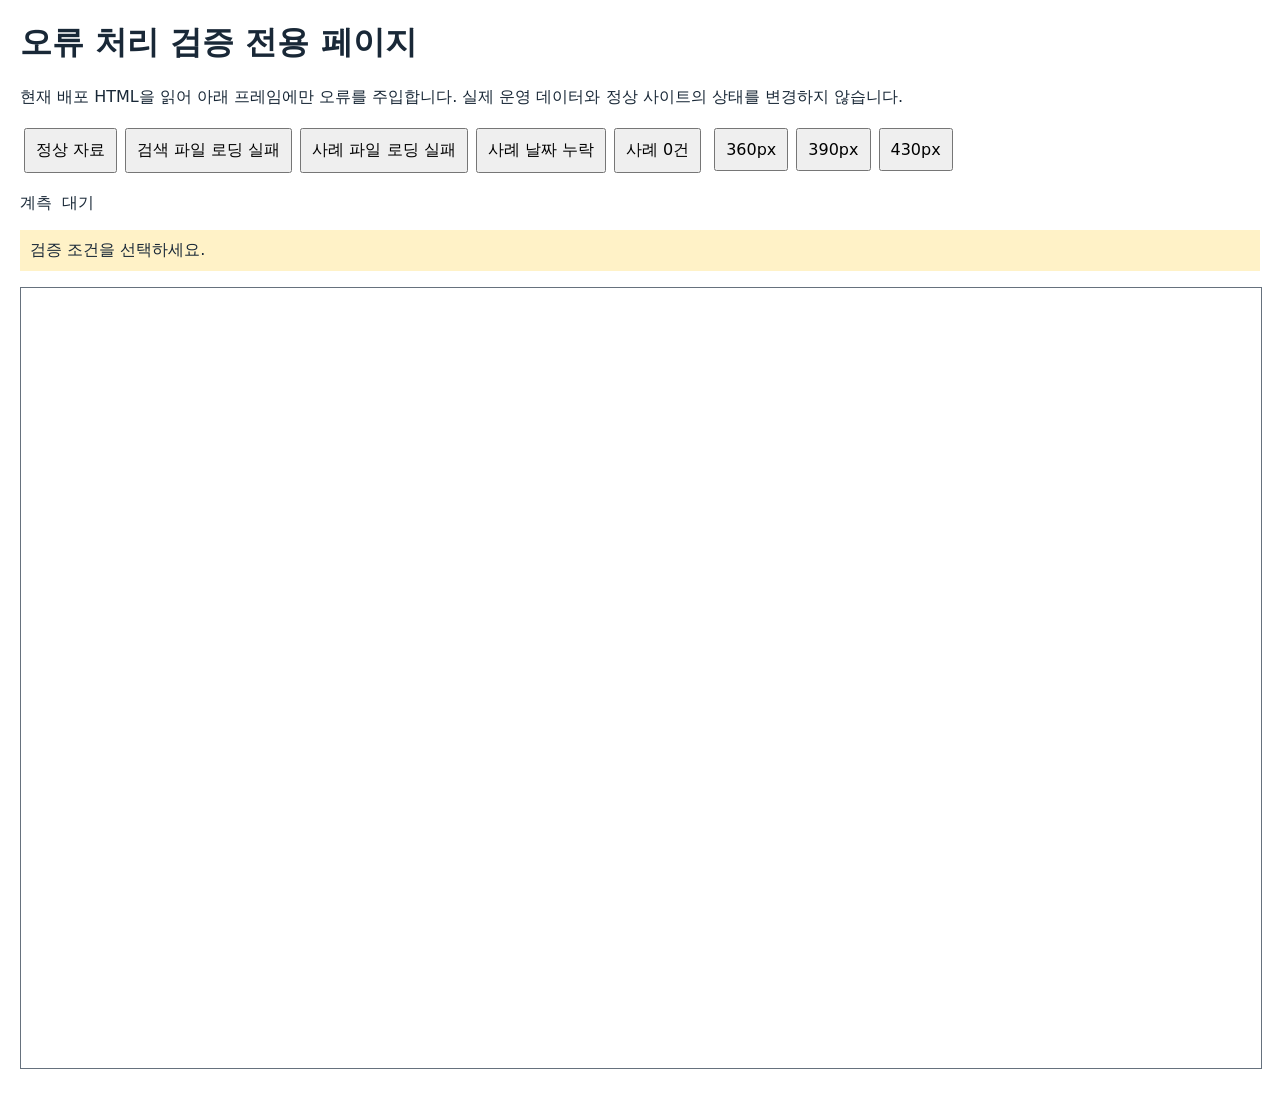
<file: qa-20261017/phase2-fixtures.html>
<!doctype html><html lang="ko"><head><meta charset="utf-8"><meta name="robots" content="noindex,nofollow"><meta name="viewport" content="width=device-width,initial-scale=1"><title>약관 한눈에 — 오류 처리 검증</title><style>body{font:16px system-ui;margin:20px;color:#192837}button{font:inherit;padding:10px;margin:4px}iframe{width:100%;height:780px;border:1px solid #66717d}#fixtureStatus{padding:10px;background:#fff2c7}</style></head><body>
<h1>오류 처리 검증 전용 페이지</h1><p>현재 배포 HTML을 읽어 아래 프레임에만 오류를 주입합니다. 실제 운영 데이터와 정상 사이트의 상태를 변경하지 않습니다.</p>
<button type="button" data-fixture="normal">정상 자료</button><button type="button" data-fixture="catalog404">검색 파일 로딩 실패</button><button type="button" data-fixture="case404">사례 파일 로딩 실패</button><button type="button" data-fixture="invalidDate">사례 날짜 누락</button><button type="button" data-fixture="zero">사례 0건</button>
<button data-width="360">360px</button><button data-width="390">390px</button><button data-width="430">430px</button><pre id="metrics">계측 대기</pre><p id="fixtureStatus" role="status">검증 조건을 선택하세요.</p><iframe id="fixtureFrame" title="배포본 오류 처리 검증 화면"></iframe>
<script>
document.querySelectorAll('[data-width]').forEach(b=>b.onclick=()=>{document.querySelector('#fixtureFrame').style.width=b.dataset.width+'px';});
window.addEventListener('message',e=>{if(e.source===document.querySelector('#fixtureFrame').contentWindow&&e.data?.type==='qa-metrics')document.querySelector('#metrics').textContent=JSON.stringify(e.data,null,2);});
document.querySelectorAll('[data-fixture]').forEach(button=>button.addEventListener('click',async()=>{
 const status=document.querySelector('#fixtureStatus'),mode=button.dataset.fixture;
 status.textContent='배포 HTML을 불러오는 중';
 try{
  const base=new URL('../',location.href),response=await fetch(new URL('index.html',base),{cache:'no-store'});
  if(!response.ok)throw Error('HTML 요청 실패: '+response.status);
  const page=new DOMParser().parseFromString(await response.text(),'text/html'),baseTag=page.createElement('base');baseTag.href=base.href;page.head.prepend(baseTag);
  if(mode==='catalog404')page.querySelector('script[src^="service-catalog.js"]').src=new URL('qa-20261017/intentional-missing-catalog.js',base).href;
  if(mode==='case404')page.querySelector('script[src^="casebook.js"]').src=new URL('qa-20261017/intentional-missing-cases.js',base).href;
  if(mode==='zero'){const script=page.querySelector('script[src^="casebook.js"]'),replacement=page.createElement('script');replacement.textContent='window.serviceCases={};';script.replaceWith(replacement);}
  if(mode==='invalidDate'){const script=page.querySelector('script[src^="casebook.js"]'),replacement=page.createElement('script');replacement.textContent='window.serviceCases={youtube:[{title:"날짜 누락 검증 사례",url:"https://example.com",text:"검증 전용",org:"검증",checkedAt:"2026-10-18"}]};';script.replaceWith(replacement);}
  const meter=page.createElement('script');meter.textContent=`function reportMetrics(){const resources=performance.getEntriesByType('resource').map(r=>({url:r.name,type:r.initiatorType,transferSize:r.transferSize,encodedBodySize:r.encodedBodySize,responseStatus:r.responseStatus}));parent.postMessage({type:'qa-metrics',documentStartedAt:performance.timeOrigin,viewport:innerWidth,scrollWidth:document.documentElement.scrollWidth,resourceCount:resources.length,htmlFetches:1,resources,note:'브라우저 Resource Timing 관측. 캐시 포함; 서버 로그 요청 수·모바일 실기기 검증 아님'},'*');}addEventListener('load',reportMetrics);addEventListener('resize',reportMetrics);`;page.body.append(meter);
  document.querySelector('#fixtureFrame').srcdoc='<!doctype html>'+page.documentElement.outerHTML;
  status.textContent='선택한 검증 조건: '+button.textContent+' · 실제 운영 데이터는 변경하지 않음';
 }catch(error){status.textContent=String(error.message);}
}));
</script></body></html>
</file>
<file: home.css>
/* Home editorial layout. Service data and detail interactions retain their existing contract. */
:root{--home-bg:#faf9f5;--home-rule:#deded6;--home-muted:#626b6c;--home-orange:#c94b27}
body{background:var(--home-bg)}
header{background:var(--home-bg);color:var(--ink);border-bottom:1px solid var(--home-rule)}
.nav{padding:23px 24px}.brand{color:var(--ink);font-size:1.13rem}.logo{background:var(--ink);width:28px;height:33px;border-radius:4px}.logo:after{background:#fff;box-shadow:0 7px 0 #fff,0 14px 0 #fff;height:2px}.nav-note{font-size:.8rem;color:var(--home-muted)}
.shell{padding-top:0;max-width:1180px}.intro{grid-template-columns:minmax(0,1.35fr) minmax(280px,.65fr);gap:40px;padding:68px 0 55px;align-items:center;margin:0}.eyebrow{display:flex;align-items:center;gap:8px;font-size:.78rem;font-weight:700;letter-spacing:0;margin-bottom:23px;color:var(--home-muted)}.eyebrow>span{height:7px;width:7px;background:var(--home-orange);border-radius:50%}
.intro h1{font-size:clamp(2.6rem,4.7vw,3.65rem);letter-spacing:-.065em;line-height:1.26;font-weight:850;max-width:none}.intro .highlight{color:var(--ink);background:linear-gradient(transparent 64%,#ffd9a4 64%,#ffd9a4 94%,transparent 94%)}.intro p.intro-description{font-size:.97rem;color:var(--home-muted);line-height:1.9;max-width:600px;margin:23px 0 0;word-break:keep-all}.intro p.intro-access{font-size:.77rem;color:var(--home-muted);margin:15px 0 0}
.terms-illustration{position:relative;min-height:290px;margin:0 20px 0 0;isolation:isolate}.paper-back{position:absolute;inset:7px 2px 0 10px;background:#e8e8df;transform:rotate(7deg);border-radius:8px;z-index:-1}.terms-paper{position:relative;background:#fff;transform:rotate(-3deg);padding:24px 26px 18px;border:1px solid #d9dcd5;border-radius:7px;box-shadow:0 12px 25px #24343109}.paper-top{display:flex;align-items:center;justify-content:space-between;font-size:.9rem;font-weight:800;border-bottom:1px solid #e6e8e2;padding-bottom:14px}.paper-top>span:last-child{font-size:.58rem;color:var(--home-orange);letter-spacing:.1em}.paper-line{height:5px;background:#eaece7;margin-top:14px;width:85%}.paper-line.short{width:57%;margin-top:7px;margin-bottom:20px}.paper-check{display:flex;align-items:center;gap:10px;font-size:.77rem;padding:11px 0;color:#4a5658;white-space:nowrap}.paper-check i{font-style:normal;display:grid;place-items:center;border:1px solid #c6d3c6;border-radius:4px;width:19px;height:19px;color:#47765c;font-size:.78rem}.paper-bottom{display:flex;justify-content:space-between;border-top:1px solid #e6e8e2;margin-top:14px;padding-top:13px;font-weight:700;font-size:.64rem;color:#7e8989}.paper-tab{position:absolute;bottom:-14px;right:-13px;background:#f7d7a0;color:#5c4429;padding:10px 16px;transform:rotate(3deg);font-size:.69rem;font-weight:750;box-shadow:0 3px 7px #3932190a}
.search-panel{border:1px solid #cdd3cf;padding:26px 28px 20px;box-shadow:0 6px 25px #19283705;border-radius:16px;margin:0 0 60px;background:#fff}.search-heading{display:flex;justify-content:space-between;align-items:center;gap:15px;margin-bottom:15px}.search-heading h2{font-size:1.1rem;margin:0;font-weight:800;letter-spacing:-.035em}.search-heading>span{font-size:.76rem;color:var(--home-muted)}.search-form{grid-template-columns:minmax(0,1fr) auto;gap:10px}.search-input{border:1px solid #adb8b2;background:#fcfdfb;border-radius:9px;height:56px;font-size:.97rem}.search-wrap>svg{top:28px}.search-btn{border-radius:9px;height:56px;background:var(--ink);padding:0 29px;font-size:.94rem}.search-btn:hover{background:#344b5a}.quick{margin-top:13px;gap:7px}.quick-label{font-size:.74rem;margin-right:7px}.chip{border:0;border-radius:5px;background:#f0f2ee;padding:6px 11px;font-size:.78rem;font-weight:650}.chip:hover,.chip.active{background:#e4e9e2;color:var(--ink)}.recent-row .chip{font-size:.74rem}.catalog-picker{border-top:1px solid #edf0e9;padding-top:12px;margin-top:13px}.catalog-picker summary{font-size:.76rem;color:var(--home-muted);font-weight:550}.catalog-picker label{margin-top:15px}.catalog-picker p{line-height:1.7}.load-ready{position:absolute!important;width:1px;height:1px;padding:0;margin:-1px!important;overflow:hidden;clip:rect(0,0,0,0);white-space:nowrap;border:0}
.section-index{font-size:.73rem;font-weight:750;color:var(--home-orange);letter-spacing:.015em;margin:0 0 19px}.why-panel{display:grid;grid-template-columns:minmax(0,.85fr) minmax(0,1.15fr);gap:80px;padding:8px 0 58px;margin:0;border:0;border-radius:0;background:none}.why-panel h2{font-size:clamp(1.65rem,2.5vw,2.15rem);line-height:1.45;letter-spacing:-.05em;margin:0}.why-intro{font-size:.89rem;color:var(--home-muted);line-height:1.85;max-width:340px;margin:18px 0 25px;word-break:keep-all}.text-link{font-size:.8rem;color:var(--ink);font-weight:700;text-decoration:none;border-bottom:1px solid #9da9a4;padding-bottom:5px;display:inline-flex;gap:20px}.why-list{display:block;margin-top:3px}.why-item,.why-item:first-child{display:grid;grid-template-columns:30px minmax(0,1fr);gap:15px;border:0;border-top:1px solid var(--home-rule);background:none;border-radius:0;padding:21px 0}.why-item:last-child{padding-bottom:0}.why-num{margin:3px 0 0;width:auto;height:auto;display:block;font-size:.7rem;color:#828d85;background:none;border-radius:0;font-weight:600;font-variant-numeric:tabular-nums}.topic-label{font-size:.67rem;color:var(--home-orange);font-weight:750}.why-item h3{font-size:1.01rem;letter-spacing:-.035em;margin:5px 0 6px;font-weight:750;line-height:1.55}.why-item p{font-size:.81rem;line-height:1.7;margin:0;color:var(--home-muted);word-break:keep-all}
.home-grid{margin:0}.latest-panel{border:0;border-top:1px solid var(--home-rule);border-radius:0;background:none;padding:37px 0 40px;margin:0}.home-panel-head{align-items:center;margin-bottom:24px;gap:25px}.latest-panel .section-index{margin-bottom:12px}.latest-panel h2{font-size:1.6rem;letter-spacing:-.045em;line-height:1.4}.case-intro{font-size:.79rem;color:var(--home-muted);margin:10px 0 0;max-width:650px;line-height:1.75;word-break:keep-all}.home-panel-head>span{font-size:.72rem;color:var(--home-muted);white-space:nowrap}.home-cases{gap:0;grid-template-columns:repeat(3,minmax(0,1fr));border-top:1px solid var(--home-rule)}.home-case{padding:22px 23px 4px 0;border-radius:0;background:none}.home-case+.home-case{padding-left:24px;border-left:1px solid var(--home-rule);margin-top:18px;padding-top:4px}.home-case:first-child{margin-top:18px;padding-top:4px}.home-case-meta{font-size:.68rem;font-weight:550;line-height:1.65;margin-bottom:10px;color:var(--home-muted)}.home-case-title{font-size:.93rem;line-height:1.65;letter-spacing:-.025em;font-weight:750;margin:0 0 9px}.home-case-text{font-size:.77rem;line-height:1.8;margin-top:9px;-webkit-line-clamp:3}.home-case-link,.home-case-service{font-size:.72rem;color:#8e3a22;margin-top:12px;font-weight:650}.home-case-service{color:var(--ink);margin-top:13px}
.method-panel{padding:34px 0 28px;border:0;border-top:1px solid var(--home-rule);border-radius:0;background:none;margin:0}.method-head{align-items:center;margin-bottom:23px}.method-head .section-index{margin-bottom:12px}.method-head h2{font-size:1.6rem;letter-spacing:-.045em}.method-head>p{font-size:.76rem;max-width:330px;line-height:1.7}.method-grid{gap:30px}.method-item{border-radius:0;padding:0;background:none}.method-item strong{font-size:.84rem;margin-bottom:8px}.method-item p{font-size:.78rem;line-height:1.85;color:var(--home-muted);word-break:keep-all}
.data-disclosure{border-top:1px solid var(--home-rule);padding:17px 0;margin-top:18px}.data-disclosure>summary{cursor:pointer;font-size:.82rem;font-weight:750}.data-disclosure>summary>span{font-size:.73rem;font-weight:400;color:var(--home-muted);margin-left:20px}.home-stats{margin:22px 0 15px;grid-template-columns:repeat(3,minmax(0,1fr));gap:0;border:1px solid var(--home-rule);border-radius:9px;overflow:hidden}.stat{border:0;border-radius:0;padding:17px;background:#fff}.stat strong{font-size:1.1rem}.stat span{font-size:.73rem}.data-disclosure .notice{font-size:.75rem;margin-top:10px;line-height:1.8}.source-directory{margin-top:0;padding:20px 0;border-top:1px solid var(--home-rule)}.source-directory h2{font-size:.82rem;margin:0}.preview-intro{font-size:.75rem;margin:7px 0 15px;color:var(--home-muted)}.preview-grid{display:grid;gap:10px;grid-template-columns:repeat(3,minmax(0,1fr))}.source-entry{padding:13px 15px;background:#f0f2ed;border-radius:6px;display:flex;flex-wrap:wrap;align-items:center;gap:10px 18px}.source-entry>div{width:100%}.source-entry strong{display:block;font-size:.79rem}.source-entry span{display:block;font-size:.67rem;margin-top:4px;color:var(--home-muted);line-height:1.6}.source-entry a,.source-entry button{font-size:.69rem;color:var(--ink);padding:0;background:none;border:0;text-decoration:underline;cursor:pointer}.source-entry button:disabled{opacity:.5;cursor:default}.editorial-policy{padding:16px 0;margin:0;border:0;border-top:1px solid var(--home-rule);background:none;border-radius:0;font-size:.75rem}.editorial-policy summary{font-size:.79rem;font-weight:650}.editorial-policy p{max-width:950px}
footer{font-size:.72rem;background:#f0f1eb;border-color:var(--home-rule);padding-top:25px;padding-bottom:25px}.footer-inner{gap:25px}.footer-inner span:first-child{color:var(--ink);white-space:nowrap}
html:not([data-app-state="home"]):not([data-app-state="loading"]):not([data-app-state="failed"]) .intro{display:none}html:not([data-app-state="home"]):not([data-app-state="loading"]):not([data-app-state="failed"]) .search-panel{margin-top:28px;margin-bottom:28px}button:disabled{cursor:default}
@media(max-width:900px){.intro{gap:20px;grid-template-columns:minmax(0,1.2fr) minmax(250px,.8fr);padding-top:50px}.intro h1{font-size:2.9rem}.terms-illustration{margin-right:5px}.terms-paper{padding:21px 18px}.paper-check{font-size:.7rem}.why-panel{gap:35px}.home-panel-head{align-items:flex-start;flex-direction:column;gap:10px}}
@media(max-width:640px){.nav{padding:18px 20px}.nav-note{display:none}.brand{font-size:1rem}.shell{padding:0 20px 42px}.intro{grid-template-columns:1fr;padding:38px 0 30px;gap:0}.eyebrow{font-size:.69rem;margin-bottom:17px}.intro h1{font-size:clamp(2rem,7.8vw,2.8rem);line-height:1.35}.intro p.intro-description{font-size:.85rem;line-height:1.85;margin-top:18px}.intro-description br{display:none}.intro p.intro-access{font-size:.7rem;margin-top:11px}.terms-illustration{display:none}.search-panel{padding:20px 16px 16px;border-radius:11px;margin-bottom:39px}.search-heading{display:block;margin-bottom:14px}.search-heading h2{font-size:.96rem}.search-heading>span{display:block;font-size:.69rem;margin-top:6px}.search-form{grid-template-columns:minmax(0,1fr) auto;gap:7px}.search-input{font-size:.79rem;height:49px;padding-left:36px;padding-right:8px}.search-wrap>svg{width:16px;left:12px;top:24px}.search-btn{height:49px;font-size:.75rem;padding:0 12px}.quick{gap:6px;margin-top:12px}.quick-label{font-size:.69rem}.chip{font-size:.68rem;padding:5px 8px}.suggestions{top:57px}.why-panel{display:block;padding:0 0 33px}.section-index{font-size:.67rem;margin-bottom:14px}.why-panel h2{font-size:1.65rem}.why-intro{max-width:100%;font-size:.8rem;margin:15px 0 16px}.text-link{font-size:.73rem}.why-list{margin-top:26px}.why-item,.why-item:first-child{padding:18px 0;grid-template-columns:23px minmax(0,1fr);gap:10px}.why-item h3{font-size:.91rem}.why-item p{font-size:.75rem}.topic-label{font-size:.65rem}.latest-panel{padding:27px 0 30px}.latest-panel h2,.method-head h2{font-size:1.35rem}.case-intro{font-size:.73rem}.home-cases{display:block}.home-case,.home-case+.home-case,.home-case:first-child{padding:17px 0;margin:0;border-left:0;border-top:1px solid var(--home-rule)}.home-case:first-child{border-top:0}.home-case-title{font-size:.9rem}.home-case-text{font-size:.75rem}.home-case-meta{margin-bottom:7px}.method-panel{padding-top:27px}.method-head{gap:10px}.method-head>p{font-size:.72rem}.method-grid{grid-template-columns:1fr;gap:19px}.method-item strong{font-size:.8rem}.method-item p{font-size:.74rem}.data-disclosure>summary>span{display:block;margin:6px 0 0;font-size:.67rem}.home-stats{grid-template-columns:1fr 1fr}.stat{padding:13px}.stat span{font-size:.67rem}.preview-grid{grid-template-columns:1fr}.source-entry{display:grid;grid-template-columns:1fr auto auto;gap:10px}.source-entry>div{min-width:0}.source-entry span{display:none}.source-entry a,.source-entry button{font-size:.65rem}.editorial-policy{line-height:1.8}.footer-inner{flex-direction:column;gap:9px}.footer-inner span{font-size:.66rem;line-height:1.8}}
@media(prefers-reduced-motion:reduce){*{scroll-behavior:auto!important;transition:none!important}}

/* Clear section headings for actual cases and editorial method. */
.latest-panel,
.method-panel[aria-labelledby="methodTitle"]{
  padding:0;margin:0 0 36px;border:1px solid #dce1dc;
  border-radius:16px;overflow:hidden;background:#fff;color:var(--ink);
}
.latest-panel .home-panel-head,
.method-panel[aria-labelledby="methodTitle"] .method-head{
  display:flex;align-items:center;justify-content:space-between;gap:24px;
  padding:26px 28px;margin:0;border-bottom:1px solid #dce1dc;
}
.latest-panel .home-panel-head{background:#fff2df;}
.method-panel[aria-labelledby="methodTitle"] .method-head{background:#edf3ef;}
.latest-panel .section-index,
.method-panel[aria-labelledby="methodTitle"] .section-index{
  display:inline-block;padding:5px 10px;margin:0 0 12px;
  border-radius:6px;background:#253d37;color:#fff;
  font-size:.72rem;font-weight:750;letter-spacing:.03em;line-height:1.5;
}
.latest-panel h2,
.method-panel[aria-labelledby="methodTitle"] h2{
  font-size:clamp(1.3rem,2.2vw,1.65rem);line-height:1.45;
  margin:0;letter-spacing:-.04em;color:#192837;
}
.latest-panel .case-intro{margin-top:10px;color:#53605b;}
.latest-panel .home-panel-head>span{
  flex:0 0 auto;align-self:flex-start;margin-top:6px;padding:6px 10px;
  border:1px solid #e4d2b7;border-radius:6px;color:#61543f;
  background:#fffaf1;font-size:.72rem;white-space:normal;line-height:1.6;
}
.method-panel[aria-labelledby="methodTitle"] .method-head>p{
  max-width:330px;color:#53605b;line-height:1.8;margin:0;
}
.latest-panel .home-cases{
  display:grid;grid-template-columns:repeat(3,minmax(0,1fr));
  gap:24px;padding:26px 28px 28px;border:0;
}
.latest-panel .home-case,
.latest-panel .home-case:first-child,
.latest-panel .home-case+.home-case{
  margin:0;padding:0;border:0;background:none;min-width:0;
}
.latest-panel .home-case+.home-case{border-left:1px solid #e2e6e1;padding-left:24px;}
.method-panel[aria-labelledby="methodTitle"] .method-grid{
  display:grid;grid-template-columns:repeat(3,minmax(0,1fr));gap:26px;padding:26px 28px 28px;
}
.method-panel[aria-labelledby="methodTitle"] .method-item{padding:0;background:none;min-width:0;}
.method-panel[aria-labelledby="methodTitle"] .method-item strong{font-size:.9rem;line-height:1.65;margin:0 0 9px;}
@media(max-width:800px){
  .latest-panel .home-panel-head,
  .method-panel[aria-labelledby="methodTitle"] .method-head{
    flex-direction:column;align-items:flex-start;gap:16px;padding:22px 20px;
  }
  .latest-panel .home-panel-head>span{margin:0;align-self:flex-start;}
  .method-panel[aria-labelledby="methodTitle"] .method-head>p{max-width:none;font-size:.8rem;}
  .latest-panel .home-cases,
  .method-panel[aria-labelledby="methodTitle"] .method-grid{
    grid-template-columns:1fr;gap:0;padding:4px 20px;
  }
  .latest-panel .home-case,
  .latest-panel .home-case:first-child,
  .latest-panel .home-case+.home-case{padding:20px 0;margin:0;border:0;}
  .latest-panel .home-case+.home-case{border-top:1px solid #e2e6e1;}
  .method-panel[aria-labelledby="methodTitle"] .method-item{padding:20px 0;}
  .method-panel[aria-labelledby="methodTitle"] .method-item+.method-item{border-top:1px solid #e2e6e1;}
  .latest-panel,.method-panel[aria-labelledby="methodTitle"]{margin-bottom:28px;border-radius:12px;}
}

/* Section 01 uses the same distinct heading/body structure as 02 and 03. */
#homeWhy.why-panel{
  display:block;gap:0;margin:0 0 36px;padding:0;
  border:1px solid #dce1dc;border-radius:16px;overflow:hidden;background:#fff;
}
#homeWhy .why-heading{padding:26px 28px;background:#eef2f8;border-bottom:1px solid #dce1dc;}
#homeWhy .section-index{
  display:inline-block;padding:5px 10px;margin:0 0 12px;border-radius:6px;
  background:#253d37;color:#fff;font-size:.72rem;font-weight:750;letter-spacing:.03em;line-height:1.5;
}
#homeWhy h2{font-size:clamp(1.3rem,2.2vw,1.65rem);line-height:1.45;margin:0;color:#192837;}
#homeWhy h2 br{display:none;}
#homeWhy .why-intro{max-width:760px;margin:12px 0 17px;font-size:.85rem;color:#53605b;line-height:1.8;}
#homeWhy .why-list{display:grid;grid-template-columns:repeat(2,minmax(0,1fr));gap:0;margin:0;padding:4px 28px;}
#homeWhy .why-item,#homeWhy .why-item:first-child{
  display:grid;grid-template-columns:25px minmax(0,1fr);gap:13px;margin:0;
  padding:24px 24px 24px 0;border:0;border-top:1px solid #e2e6e1;background:none;border-radius:0;min-width:0;
}
#homeWhy .why-item:nth-child(-n+2){border-top:0;}
#homeWhy .why-item:nth-child(even){padding-left:24px;padding-right:0;border-left:1px solid #e2e6e1;}
#homeWhy .why-num{margin:4px 0 0;}
#homeWhy .why-item h3{margin:5px 0 8px;font-size:.98rem;line-height:1.6;}
#homeWhy .why-item p{margin:0;font-size:.81rem;line-height:1.8;}
@media(max-width:800px){
  #homeWhy.why-panel{margin-bottom:28px;border-radius:12px;}
  #homeWhy .why-heading{padding:22px 20px;}
  #homeWhy .why-list{grid-template-columns:1fr;padding:0 20px;}
  #homeWhy .why-item,#homeWhy .why-item:first-child,#homeWhy .why-item:nth-child(even){
    padding:20px 0;border:0;border-top:1px solid #e2e6e1;
  }
  #homeWhy .why-item:first-child{border-top:0;}
  #homeWhy .why-intro{font-size:.8rem;}
}
</file>
